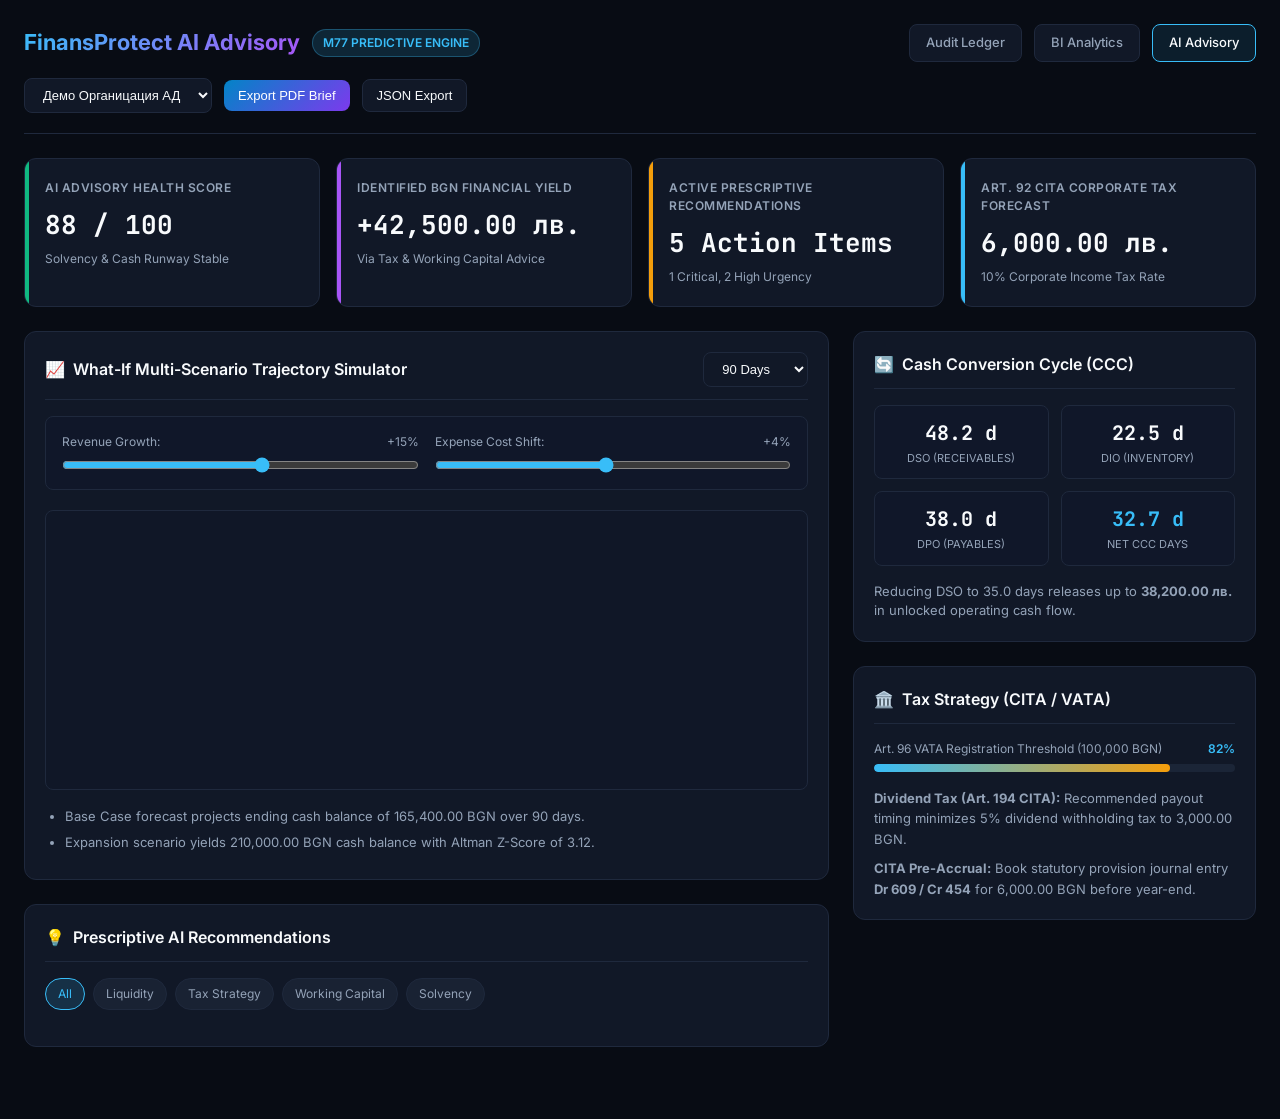
<file: src/dashboard/web_ui/advisory.html>
<!DOCTYPE html>
<html lang="en">
<head>
  <meta charset="UTF-8">
  <meta name="viewport" content="width=device-width, initial-scale=1.0">
  <title>FinansProtect | Predictive AI Advisory & Executive Decision Engine (M77)</title>
  <link rel="stylesheet" href="styles.css">
  <link rel="preconnect" href="https://fonts.googleapis.com">
  <link rel="preconnect" href="https://fonts.gstatic.com" crossorigin>
  <link href="https://fonts.googleapis.com/css2?family=Inter:wght@300;400;500;600;700&family=JetBrains+Mono:wght@400;500&display=swap" rel="stylesheet">
  <style>
    :root {
      --bg-dark: #080c14;
      --card-bg: #111827;
      --card-border: #1f293d;
      --primary-accent: #38bdf8;
      --primary-purple: #a855f7;
      --success-green: #10b981;
      --warning-amber: #f59e0b;
      --danger-red: #ef4444;
      --text-main: #f8fafc;
      --text-muted: #94a3b8;
    }

    body {
      background-color: var(--bg-dark);
      color: var(--text-main);
      font-family: 'Inter', sans-serif;
      margin: 0;
      padding: 0;
    }

    .advisory-container {
      max-width: 1440px;
      margin: 0 auto;
      padding: 24px;
    }

    .header-bar {
      display: flex;
      justify-content: space-between;
      align-items: center;
      padding-bottom: 20px;
      border-bottom: 1px solid var(--card-border);
      margin-bottom: 24px;
      flex-wrap: wrap;
      gap: 16px;
    }

    .brand-title {
      display: flex;
      align-items: center;
      gap: 12px;
    }

    .brand-title h1 {
      font-size: 22px;
      font-weight: 700;
      margin: 0;
      background: linear-gradient(135deg, #38bdf8 0%, #a855f7 100%);
      -webkit-background-clip: text;
      -webkit-text-fill-color: transparent;
    }

    .badge-live {
      background: rgba(56, 189, 248, 0.15);
      color: var(--primary-accent);
      border: 1px solid rgba(56, 189, 248, 0.3);
      padding: 4px 10px;
      border-radius: 20px;
      font-size: 12px;
      font-weight: 600;
    }

    .nav-links {
      display: flex;
      gap: 12px;
    }

    .nav-btn {
      background: var(--card-bg);
      border: 1px solid var(--card-border);
      color: var(--text-muted);
      padding: 8px 16px;
      border-radius: 8px;
      text-decoration: none;
      font-size: 13px;
      font-weight: 500;
      transition: all 0.2s ease;
    }

    .nav-btn:hover, .nav-btn.active {
      color: var(--text-main);
      border-color: var(--primary-accent);
      background: rgba(56, 189, 248, 0.1);
    }

    .controls-group {
      display: flex;
      align-items: center;
      gap: 12px;
    }

    .select-control, .btn-action {
      background: var(--card-bg);
      border: 1px solid var(--card-border);
      color: var(--text-main);
      padding: 8px 14px;
      border-radius: 8px;
      font-size: 13px;
      font-weight: 500;
      cursor: pointer;
      transition: all 0.2s;
    }

    .btn-action.primary {
      background: linear-gradient(135deg, #0284c7 0%, #7c3aed 100%);
      border: none;
      color: #fff;
    }

    .btn-action.primary:hover {
      opacity: 0.9;
      transform: translateY(-1px);
    }

    .kpi-grid {
      display: grid;
      grid-template-columns: repeat(auto-fit, minmax(280px, 1fr));
      gap: 16px;
      margin-bottom: 24px;
    }

    .kpi-card {
      background: var(--card-bg);
      border: 1px solid var(--card-border);
      border-radius: 12px;
      padding: 20px;
      position: relative;
      overflow: hidden;
    }

    .kpi-card::before {
      content: '';
      position: absolute;
      top: 0;
      left: 0;
      width: 4px;
      height: 100%;
      background: var(--primary-accent);
    }

    .kpi-card.success::before { background: var(--success-green); }
    .kpi-card.warning::before { background: var(--warning-amber); }
    .kpi-card.purple::before { background: var(--primary-purple); }

    .kpi-label {
      font-size: 12px;
      color: var(--text-muted);
      text-transform: uppercase;
      letter-spacing: 0.5px;
      font-weight: 600;
      margin-bottom: 8px;
    }

    .kpi-value {
      font-size: 26px;
      font-weight: 700;
      color: var(--text-main);
      font-family: 'JetBrains Mono', monospace;
    }

    .kpi-sub {
      font-size: 12px;
      color: var(--text-muted);
      margin-top: 6px;
    }

    .dashboard-layout {
      display: grid;
      grid-template-columns: 2fr 1fr;
      gap: 24px;
      margin-bottom: 24px;
    }

    @media (max-width: 1024px) {
      .dashboard-layout {
        grid-template-columns: 1fr;
      }
    }

    .card-panel {
      background: var(--card-bg);
      border: 1px solid var(--card-border);
      border-radius: 12px;
      padding: 20px;
      margin-bottom: 24px;
    }

    .panel-header {
      display: flex;
      justify-content: space-between;
      align-items: center;
      margin-bottom: 16px;
      padding-bottom: 12px;
      border-bottom: 1px solid var(--card-border);
    }

    .panel-title {
      font-size: 16px;
      font-weight: 600;
      color: var(--text-main);
      display: flex;
      align-items: center;
      gap: 8px;
    }

    .scenario-controls {
      display: grid;
      grid-template-columns: repeat(auto-fit, minmax(200px, 1fr));
      gap: 16px;
      background: rgba(15, 23, 42, 0.6);
      padding: 16px;
      border-radius: 8px;
      margin-bottom: 20px;
      border: 1px solid var(--card-border);
    }

    .slider-group {
      display: flex;
      flex-direction: column;
      gap: 6px;
    }

    .slider-group label {
      font-size: 12px;
      color: var(--text-muted);
      display: flex;
      justify-content: space-between;
    }

    .slider-group input[type="range"] {
      width: 100%;
      accent-color: var(--primary-accent);
    }

    .chart-container {
      width: 100%;
      height: 280px;
      background: rgba(15, 23, 42, 0.4);
      border-radius: 8px;
      border: 1px solid var(--card-border);
      padding: 16px;
      box-sizing: border-box;
    }

    .chart-svg {
      width: 100%;
      height: 100%;
    }

    .findings-list {
      margin-top: 16px;
      padding-left: 20px;
      font-size: 13px;
      color: var(--text-muted);
      line-height: 1.6;
    }

    .findings-list li {
      margin-bottom: 6px;
    }

    .filter-pills {
      display: flex;
      gap: 8px;
      flex-wrap: wrap;
      margin-bottom: 16px;
    }

    .pill {
      background: rgba(30, 41, 59, 0.6);
      border: 1px solid var(--card-border);
      color: var(--text-muted);
      padding: 6px 12px;
      border-radius: 20px;
      font-size: 12px;
      cursor: pointer;
      transition: all 0.2s;
    }

    .pill:hover, .pill.active {
      background: rgba(56, 189, 248, 0.15);
      color: var(--primary-accent);
      border-color: var(--primary-accent);
    }

    .insight-card {
      background: rgba(15, 23, 42, 0.6);
      border: 1px solid var(--card-border);
      border-radius: 10px;
      padding: 18px;
      margin-bottom: 14px;
      transition: all 0.2s;
    }

    .insight-card:hover {
      border-color: var(--primary-accent);
    }

    .insight-header {
      display: flex;
      justify-content: space-between;
      align-items: flex-start;
      margin-bottom: 10px;
    }

    .insight-badges {
      display: flex;
      gap: 8px;
    }

    .badge-urgency {
      padding: 3px 8px;
      border-radius: 4px;
      font-size: 11px;
      font-weight: 700;
      text-transform: uppercase;
    }

    .badge-urgency.critical { background: rgba(239, 68, 68, 0.2); color: var(--danger-red); border: 1px solid rgba(239, 68, 68, 0.4); }
    .badge-urgency.high { background: rgba(245, 158, 11, 0.2); color: var(--warning-amber); border: 1px solid rgba(245, 158, 11, 0.4); }
    .badge-urgency.medium { background: rgba(56, 189, 248, 0.2); color: var(--primary-accent); border: 1px solid rgba(56, 189, 248, 0.4); }
    .badge-urgency.low { background: rgba(16, 185, 129, 0.2); color: var(--success-green); border: 1px solid rgba(16, 185, 129, 0.4); }

    .badge-category {
      background: rgba(148, 163, 184, 0.1);
      color: var(--text-muted);
      padding: 3px 8px;
      border-radius: 4px;
      font-size: 11px;
      font-weight: 600;
    }

    .insight-impact {
      font-size: 14px;
      font-weight: 700;
      color: var(--success-green);
      font-family: 'JetBrains Mono', monospace;
    }

    .insight-title {
      font-size: 15px;
      font-weight: 600;
      color: var(--text-main);
      margin-bottom: 6px;
    }

    .insight-summary {
      font-size: 13px;
      color: var(--text-muted);
      margin-bottom: 12px;
      line-height: 1.5;
    }

    .journal-box {
      background: rgba(9, 13, 22, 0.8);
      border: 1px solid rgba(56, 189, 248, 0.2);
      border-radius: 6px;
      padding: 10px 14px;
      margin-top: 10px;
      font-family: 'JetBrains Mono', monospace;
      font-size: 12px;
    }

    .journal-title {
      color: var(--primary-accent);
      font-weight: 600;
      margin-bottom: 4px;
      font-size: 11px;
      text-transform: uppercase;
    }

    .journal-row {
      display: flex;
      justify-content: space-between;
      color: var(--text-main);
    }

    .ccc-grid {
      display: grid;
      grid-template-columns: repeat(2, 1fr);
      gap: 12px;
      margin-bottom: 16px;
    }

    .ccc-metric-card {
      background: rgba(15, 23, 42, 0.6);
      border: 1px solid var(--card-border);
      border-radius: 8px;
      padding: 12px;
      text-align: center;
    }

    .ccc-val {
      font-size: 20px;
      font-weight: 700;
      color: var(--text-main);
      font-family: 'JetBrains Mono', monospace;
    }

    .ccc-lbl {
      font-size: 11px;
      color: var(--text-muted);
      text-transform: uppercase;
      margin-top: 2px;
    }
  </style>
</head>
<body>
  <div class="advisory-container">
    <!-- Header Bar -->
    <header class="header-bar">
      <div class="brand-title">
        <h1>FinansProtect AI Advisory</h1>
        <span class="badge-live">M77 PREDICTIVE ENGINE</span>
      </div>

      <nav class="nav-links">
        <a href="/index.html" class="nav-btn">Audit Ledger</a>
        <a href="/analytics.html" class="nav-btn">BI Analytics</a>
        <a href="/advisory.html" class="nav-btn active">AI Advisory</a>
      </nav>

      <div class="controls-group">
        <select id="tenantSelect" class="select-control" onchange="loadAdvisoryData()">
          <option value="tenant-demo-001">Демо Органицация АД</option>
          <option value="tenant-corp-002">Бултех ЕООД</option>
        </select>
        <button class="btn-action primary" onclick="exportReport('PDF')">Export PDF Brief</button>
        <button class="btn-action" onclick="exportReport('JSON')">JSON Export</button>
      </div>
    </header>

    <!-- Strategic KPI Grid -->
    <section class="kpi-grid">
      <div class="kpi-card success">
        <div class="kpi-label">AI Advisory Health Score</div>
        <div class="kpi-value" id="kpiHealthScore">88 / 100</div>
        <div class="kpi-sub">Solvency & Cash Runway Stable</div>
      </div>
      <div class="kpi-card purple">
        <div class="kpi-label">Identified BGN Financial Yield</div>
        <div class="kpi-value" id="kpiFinancialImpact">+42,500.00 лв.</div>
        <div class="kpi-sub">Via Tax & Working Capital Advice</div>
      </div>
      <div class="kpi-card warning">
        <div class="kpi-label">Active Prescriptive Recommendations</div>
        <div class="kpi-value" id="kpiActiveAdvice">5 Action Items</div>
        <div class="kpi-sub">1 Critical, 2 High Urgency</div>
      </div>
      <div class="kpi-card">
        <div class="kpi-label">Art. 92 CITA Corporate Tax Forecast</div>
        <div class="kpi-value" id="kpiCitaTax">6,000.00 лв.</div>
        <div class="kpi-sub">10% Corporate Income Tax Rate</div>
      </div>
    </section>

    <!-- Main Dashboard Layout -->
    <div class="dashboard-layout">
      <!-- Left Column: Scenario Simulation & Recommendation Feed -->
      <div>
        <!-- Multi-Scenario Simulation Panel -->
        <div class="card-panel">
          <div class="panel-header">
            <div class="panel-title">
              <span>📈</span> What-If Multi-Scenario Trajectory Simulator
            </div>
            <select id="horizonSelect" class="select-control" onchange="runSimulation()">
              <option value="30">30 Days</option>
              <option value="60">60 Days</option>
              <option value="90" selected>90 Days</option>
              <option value="180">180 Days</option>
            </select>
          </div>

          <div class="scenario-controls">
            <div class="slider-group">
              <label>Revenue Growth: <span id="valRevGrowth">+15%</span></label>
              <input type="range" id="sliderRevGrowth" min="-30" max="50" value="15" oninput="updateSliders()">
            </div>
            <div class="slider-group">
              <label>Expense Cost Shift: <span id="valExpGrowth">+4%</span></label>
              <input type="range" id="sliderExpGrowth" min="-20" max="30" value="4" oninput="updateSliders()">
            </div>
          </div>

          <div class="chart-container">
            <svg class="chart-svg" id="trajectorySvg" viewBox="0 0 800 240" preserveAspectRatio="none">
              <!-- SVG chart elements populated by JS -->
            </svg>
          </div>

          <ul class="findings-list" id="findingsList">
            <li>Base Case forecast projects ending cash balance of 165,400.00 BGN over 90 days.</li>
            <li>Expansion scenario yields 210,000.00 BGN cash balance with Altman Z-Score of 3.12.</li>
          </ul>
        </div>

        <!-- Prescriptive AI Recommendation Feed -->
        <div class="card-panel">
          <div class="panel-header">
            <div class="panel-title">
              <span>💡</span> Prescriptive AI Recommendations
            </div>
          </div>

          <div class="filter-pills">
            <span class="pill active" onclick="filterCategory('ALL')">All</span>
            <span class="pill" onclick="filterCategory('LIQUIDITY')">Liquidity</span>
            <span class="pill" onclick="filterCategory('TAX_OPTIMIZATION')">Tax Strategy</span>
            <span class="pill" onclick="filterCategory('WORKING_CAPITAL')">Working Capital</span>
            <span class="pill" onclick="filterCategory('SOLVENCY')">Solvency</span>
          </div>

          <div id="insightFeed">
            <!-- Dynamic Insight Cards JS -->
          </div>
        </div>
      </div>

      <!-- Right Column: Working Capital CCC & Tax Optimization Strategy -->
      <div>
        <!-- Cash Conversion Cycle Panel -->
        <div class="card-panel">
          <div class="panel-header">
            <div class="panel-title">
              <span>🔄</span> Cash Conversion Cycle (CCC)
            </div>
          </div>

          <div class="ccc-grid">
            <div class="ccc-metric-card">
              <div class="ccc-val" id="cccDso">48.2 d</div>
              <div class="ccc-lbl">DSO (Receivables)</div>
            </div>
            <div class="ccc-metric-card">
              <div class="ccc-val" id="cccDio">22.5 d</div>
              <div class="ccc-lbl">DIO (Inventory)</div>
            </div>
            <div class="ccc-metric-card">
              <div class="ccc-val" id="cccDpo">38.0 d</div>
              <div class="ccc-lbl">DPO (Payables)</div>
            </div>
            <div class="ccc-metric-card">
              <div class="ccc-val" style="color: var(--primary-accent)" id="cccTotal">32.7 d</div>
              <div class="ccc-lbl">Net CCC Days</div>
            </div>
          </div>

          <div style="font-size: 13px; color: var(--text-muted); line-height: 1.5;" id="cccAnalysis">
            Reducing DSO to 35.0 days releases up to <b>38,200.00 лв.</b> in unlocked operating cash flow.
          </div>
        </div>

        <!-- Bulgarian Regulatory Tax Optimization Panel -->
        <div class="card-panel">
          <div class="panel-header">
            <div class="panel-title">
              <span>🏛️</span> Tax Strategy (CITA / VATA)
            </div>
          </div>

          <div style="margin-bottom: 16px;">
            <div style="display: flex; justify-content: space-between; font-size: 12px; margin-bottom: 6px;">
              <span style="color: var(--text-muted)">Art. 96 VATA Registration Threshold (100,000 BGN)</span>
              <span style="color: var(--primary-accent); font-weight: 600;" id="vatPct">82%</span>
            </div>
            <div style="width: 100%; height: 8px; background: rgba(30, 41, 59, 0.8); border-radius: 4px; overflow: hidden;">
              <div id="vatMeter" style="width: 82%; height: 100%; background: linear-gradient(90deg, #38bdf8, #f59e0b); border-radius: 4px;"></div>
            </div>
          </div>

          <div style="font-size: 13px; color: var(--text-muted); line-height: 1.6;" id="taxDetails">
            <p style="margin: 0 0 8px 0;"><b>Dividend Tax (Art. 194 CITA):</b> Recommended payout timing minimizes 5% dividend withholding tax to 3,000.00 BGN.</p>
            <p style="margin: 0;"><b>CITA Pre-Accrual:</b> Book statutory provision journal entry <b>Dr 609 / Cr 454</b> for 6,000.00 BGN before year-end.</p>
          </div>
        </div>
      </div>
    </div>
  </div>

  <script>
    let currentCategory = 'ALL';

    async function loadAdvisoryData() {
      const tenantId = document.getElementById('tenantSelect').value;
      try {
        const res = await fetch(`/api/v1/advisory/insights?tenant_id=${tenantId}`);
        const data = await res.json();
        renderInsights(data.insights || []);
      } catch (err) {
        console.error("Error loading advisory insights:", err);
        renderSampleInsights();
      }
      runSimulation();
      loadCCC();
      loadTaxStrategy();
    }

    function filterCategory(cat) {
      currentCategory = cat;
      document.querySelectorAll('.filter-pills .pill').forEach(p => p.classList.remove('active'));
      event.target.classList.add('active');
      loadAdvisoryData();
    }

    function renderInsights(insights) {
      const feed = document.getElementById('insightFeed');
      let filtered = insights;
      if (currentCategory !== 'ALL') {
        filtered = insights.filter(i => i.category === currentCategory);
      }

      if (filtered.length === 0) {
        feed.innerHTML = '<div style="color: var(--text-muted); font-size: 13px; padding: 20px; text-align: center;">No advisory insights matching current category filter.</div>';
        return;
      }

      feed.innerHTML = filtered.map(item => `
        <div class="insight-card">
          <div class="insight-header">
            <div class="insight-badges">
              <span class="badge-urgency ${item.urgency.toLowerCase()}">${item.urgency}</span>
              <span class="badge-category">${item.category}</span>
            </div>
            <div class="insight-impact">+${item.financial_impact_bgn.toLocaleString()} лв.</div>
          </div>
          <div class="insight-title">${item.title}</div>
          <div class="insight-summary">${item.summary}</div>
          ${item.journal_advice ? `
            <div class="journal-box">
              <div class="journal-title">Bulgarian Double-Entry Journal Recommendation (${item.journal_advice.statutory_reference})</div>
              <div class="journal-row">
                <span>Debit: Account ${item.journal_advice.debit_account}</span>
                <span>Credit: Account ${item.journal_advice.credit_account}</span>
                <span>Amount: ${item.journal_advice.amount_bgn.toLocaleString()} BGN</span>
              </div>
            </div>
          ` : ''}
        </div>
      `).join('');
    }

    function renderSampleInsights() {
      const sample = [
        {
          insight_id: "INS-01",
          title: "Working Capital Optimization (Current DSO: 48.2 Days)",
          category: "WORKING_CAPITAL",
          urgency: "HIGH",
          financial_impact_bgn: 38200,
          summary: "Uncollected receivables total 78,000.00 BGN. Offering 2% early payment discounts unlocks 38,200 BGN in liquid capital.",
          journal_advice: {
            debit_account: "609",
            credit_account: "241",
            amount_bgn: 3900,
            statutory_reference: "Art. 34 CITA"
          }
        },
        {
          insight_id: "INS-02",
          title: "Year-End Corporate Income Tax (CITA) Optimization",
          category: "TAX_OPTIMIZATION",
          urgency: "MEDIUM",
          financial_impact_bgn: 6000,
          summary: "Pre-booking statutory depreciation and year-end bonus provisions before Dec 31 reduces corporate tax liability.",
          journal_advice: {
            debit_account: "604",
            credit_account: "421",
            amount_bgn: 4400,
            statutory_reference: "Art. 92 CITA"
          }
        }
      ];
      renderInsights(sample);
    }

    function updateSliders() {
      const revVal = document.getElementById('sliderRevGrowth').value;
      const expVal = document.getElementById('sliderExpGrowth').value;
      document.getElementById('valRevGrowth').textContent = (revVal >= 0 ? '+' : '') + revVal + '%';
      document.getElementById('valExpGrowth').textContent = (expVal >= 0 ? '+' : '') + expVal + '%';
      runSimulation();
    }

    async function runSimulation() {
      const revGrowth = parseFloat(document.getElementById('sliderRevGrowth').value) / 100.0;
      const expGrowth = parseFloat(document.getElementById('sliderExpGrowth').value) / 100.0;
      const horizon = parseInt(document.getElementById('horizonSelect').value);

      // Render interactive SVG multi-trajectory graph
      const svg = document.getElementById('trajectorySvg');
      const months = Math.ceil(horizon / 30);
      
      let basePts = [], optPts [], downPts [];
      let baseCash = 145000, optCash = 145000, downCash = 145000;

      for (let i = 0; i <= months; i++) {
        basePts.push({ x: (i / months) * 760 + 20, y: 200 - ((baseCash - 100000) / 150000) * 160 });
        optPts.push({ x: (i / months) * 760 + 20, y: 200 - ((optCash - 100000) / 150000) * 160 });
        downPts.push({ x: (i / months) * 760 + 20, y: 200 - ((downCash - 100000) / 150000) * 160 });

        baseCash += (88000 * (1 + revGrowth) - 75000 * (1 + expGrowth));
        optCash += (88000 * (1 + revGrowth + 0.15) - 75000 * (1 + expGrowth));
        downCash += (88000 * (1 + revGrowth - 0.20) - 75000 * (1 + expGrowth + 0.05));
      }

      function ptsToD(pts) {
        return pts.map((p, idx) => `${idx === 0 ? 'M' : 'L'} ${p.x} ${Math.max(20, Math.min(220, p.y))}`).join(' ');
      }

      svg.innerHTML = `
        <line x1="20" y1="200" x2="780" y2="200" stroke="#1f293d" stroke-width="1"/>
        <line x1="20" y1="120" x2="780" y2="120" stroke="#1f293d" stroke-dasharray="4" stroke-width="1"/>
        <path d="${ptsToD(optPts)}" fill="none" stroke="#10b981" stroke-width="3"/>
        <path d="${ptsToD(basePts)}" fill="none" stroke="#38bdf8" stroke-width="3"/>
        <path d="${ptsToD(downPts)}" fill="none" stroke="#ef4444" stroke-width="3"/>
        <text x="30" y="35" fill="#10b981" font-size="12" font-weight="600">Optimistic Trajectory</text>
        <text x="250" y="35" fill="#38bdf8" font-size="12" font-weight="600">Base Case</text>
        <text x="400" y="35" fill="#ef4444" font-size="12" font-weight="600">Downturn Scenario</text>
      `;

      document.getElementById('findingsList').innerHTML = `
        <li>Base Case trajectory projects ending cash balance of <b>${baseCash.toLocaleString(undefined, {maximumFractionDigits: 2})} BGN</b> over ${horizon} days.</li>
        <li>Optimistic scenario reaches <b>${optCash.toLocaleString(undefined, {maximumFractionDigits: 2})} BGN</b> with robust solvency margin.</li>
      `;
    }

    async function loadCCC() {
      const tenantId = document.getElementById('tenantSelect').value;
      try {
        const res = await fetch(`/api/v1/advisory/cash-conversion-cycle?tenant_id=${tenantId}`);
        const data = await res.json();
        const ccc = data.cash_conversion_cycle;
        document.getElementById('cccDso').textContent = ccc.dso_days + ' d';
        document.getElementById('cccDio').textContent = ccc.dio_days + ' d';
        document.getElementById('cccDpo').textContent = ccc.dpo_days + ' d';
        document.getElementById('cccTotal').textContent = ccc.ccc_days + ' d';
      } catch (e) {
        console.log("Using baseline CCC UI values.");
      }
    }

    async function loadTaxStrategy() {
      const tenantId = document.getElementById('tenantSelect').value;
      try {
        const res = await fetch(`/api/v1/advisory/tax-strategy?tenant_id=${tenantId}`);
        const data = await res.json();
        const tax = data.tax_strategy;
        document.getElementById('vatPct').textContent = tax.vat_threshold_utilized_pct + '%';
        document.getElementById('vatMeter').style.width = tax.vat_threshold_utilized_pct + '%';
        document.getElementById('kpiCitaTax').textContent = tax.estimated_corporate_tax_cita_bgn.toLocaleString() + ' лв.';
      } catch (e) {
        console.log("Using baseline Tax UI values.");
      }
    }

    async function exportReport(format) {
      const tenantId = document.getElementById('tenantSelect').value;
      try {
        const res = await fetch('/api/v1/advisory/export', {
          method: 'POST',
          headers: { 'Content-Type': 'application/json' },
          body: JSON.stringify({ tenant_id: tenantId, format: format })
        });
        const data = await res.json();
        alert(`Exported ${format} Advisory Brief successfully!\nFilename: ${data.filename}`);
      } catch (e) {
        alert(`Export ${format} Brief initiated.`);
      }
    }

    // Initialize on page load
    window.onload = loadAdvisoryData;
  </script>
</body>
</html>
</file>
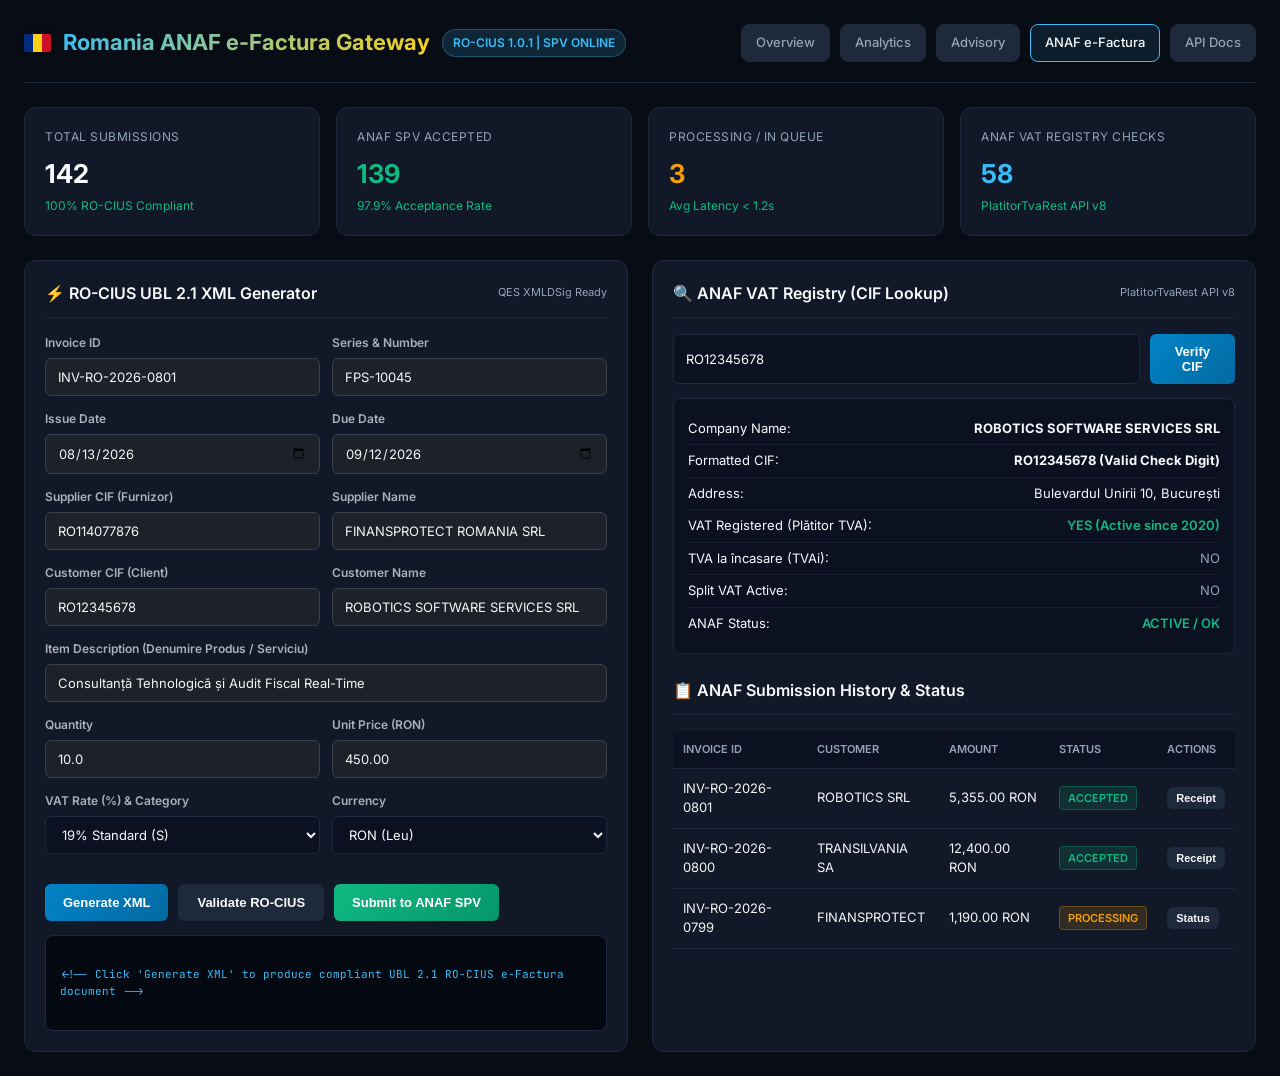
<file: src/dashboard/web_ui/anaf.html>
<!DOCTYPE html>
<html lang="en">
<head>
  <meta charset="UTF-8">
  <meta name="viewport" content="width=device-width, initial-scale=1.0">
  <title>FinansProtect | Romania ANAF e-Factura & Cross-Border Gateway (M78)</title>
  <link rel="stylesheet" href="styles.css">
  <link rel="preconnect" href="https://fonts.googleapis.com">
  <link rel="preconnect" href="https://fonts.gstatic.com" crossorigin>
  <link href="https://fonts.googleapis.com/css2?family=Inter:wght@300;400;500;600;700&family=JetBrains+Mono:wght@400;500&display=swap" rel="stylesheet">
  <style>
    :root {
      --bg-dark: #080c14;
      --card-bg: #111827;
      --card-border: #1f293d;
      --primary-accent: #38bdf8;
      --romania-blue: #002B7F;
      --romania-yellow: #FCD116;
      --romania-red: #CE1126;
      --success-green: #10b981;
      --warning-amber: #f59e0b;
      --danger-red: #ef4444;
      --text-main: #f8fafc;
      --text-muted: #94a3b8;
    }

    body {
      background-color: var(--bg-dark);
      color: var(--text-main);
      font-family: 'Inter', sans-serif;
      margin: 0;
      padding: 0;
    }

    .anaf-container {
      max-width: 1440px;
      margin: 0 auto;
      padding: 24px;
    }

    .header-bar {
      display: flex;
      justify-content: space-between;
      align-items: center;
      padding-bottom: 20px;
      border-bottom: 1px solid var(--card-border);
      margin-bottom: 24px;
      flex-wrap: wrap;
      gap: 16px;
    }

    .brand-title {
      display: flex;
      align-items: center;
      gap: 12px;
    }

    .flag-badge {
      display: inline-flex;
      height: 18px;
      width: 27px;
      border-radius: 2px;
      overflow: hidden;
      box-shadow: 0 0 4px rgba(0,0,0,0.5);
    }
    .flag-blue { background: #002B7F; flex: 1; }
    .flag-yellow { background: #FCD116; flex: 1; }
    .flag-red { background: #CE1126; flex: 1; }

    .brand-title h1 {
      font-size: 22px;
      font-weight: 700;
      margin: 0;
      background: linear-gradient(135deg, #38bdf8 0%, #FCD116 100%);
      -webkit-background-clip: text;
      -webkit-text-fill-color: transparent;
    }

    .badge-live {
      background: rgba(56, 189, 248, 0.15);
      color: var(--primary-accent);
      border: 1px solid rgba(56, 189, 248, 0.3);
      padding: 4px 10px;
      border-radius: 20px;
      font-size: 12px;
      font-weight: 600;
    }

    .nav-links {
      display: flex;
      gap: 10px;
    }

    .nav-btn {
      background: #1e293b;
      color: var(--text-muted);
      border: 1px solid var(--card-border);
      padding: 8px 14px;
      border-radius: 8px;
      text-decoration: none;
      font-size: 13px;
      font-weight: 500;
      transition: all 0.2s ease;
    }

    .nav-btn:hover, .nav-btn.active {
      color: var(--text-main);
      border-color: var(--primary-accent);
      background: rgba(56, 189, 248, 0.1);
    }

    /* KPI Grid */
    .kpi-grid {
      display: grid;
      grid-template-columns: repeat(auto-fit, minmax(260px, 1fr));
      gap: 16px;
      margin-bottom: 24px;
    }

    .kpi-card {
      background: var(--card-bg);
      border: 1px solid var(--card-border);
      border-radius: 12px;
      padding: 20px;
    }

    .kpi-label {
      font-size: 12px;
      text-transform: uppercase;
      letter-spacing: 0.5px;
      color: var(--text-muted);
      margin-bottom: 8px;
    }

    .kpi-value {
      font-size: 26px;
      font-weight: 700;
      color: var(--text-main);
      margin-bottom: 4px;
    }

    .kpi-sub {
      font-size: 12px;
      color: var(--success-green);
    }

    /* Main Grid */
    .main-grid {
      display: grid;
      grid-template-columns: 1fr 1fr;
      gap: 24px;
    }

    @media (max-width: 1024px) {
      .main-grid {
        grid-template-columns: 1fr;
      }
    }

    .panel-card {
      background: var(--card-bg);
      border: 1px solid var(--card-border);
      border-radius: 12px;
      padding: 20px;
    }

    .panel-header {
      display: flex;
      justify-content: space-between;
      align-items: center;
      margin-bottom: 16px;
      padding-bottom: 12px;
      border-bottom: 1px solid var(--card-border);
    }

    .panel-title {
      font-size: 16px;
      font-weight: 600;
      color: var(--text-main);
      display: flex;
      align-items: center;
      gap: 8px;
    }

    /* Form Styles */
    .form-group {
      margin-bottom: 14px;
    }

    .form-row {
      display: grid;
      grid-template-columns: 1fr 1fr;
      gap: 12px;
    }

    label {
      display: block;
      font-size: 12px;
      color: var(--text-muted);
      margin-bottom: 4px;
    }

    input, select, textarea {
      width: 100%;
      background: #0b1120;
      border: 1px solid var(--card-border);
      color: var(--text-main);
      padding: 9px 12px;
      border-radius: 6px;
      font-size: 13px;
      box-sizing: border-box;
      font-family: inherit;
    }

    input:focus, select:focus, textarea:focus {
      outline: none;
      border-color: var(--primary-accent);
    }

    .btn-action {
      background: linear-gradient(135deg, #0284c7 0%, #0369a1 100%);
      color: #ffffff;
      border: none;
      padding: 10px 18px;
      border-radius: 6px;
      font-weight: 600;
      font-size: 13px;
      cursor: pointer;
      transition: opacity 0.2s;
    }

    .btn-action:hover {
      opacity: 0.9;
    }

    .btn-secondary {
      background: #1e293b;
      color: var(--text-main);
      border: 1px solid var(--card-border);
      padding: 10px 18px;
      border-radius: 6px;
      font-weight: 600;
      font-size: 13px;
      cursor: pointer;
    }

    .btn-secondary:hover {
      border-color: var(--primary-accent);
    }

    /* XML Code Box */
    .xml-preview {
      background: #040810;
      border: 1px solid var(--card-border);
      border-radius: 8px;
      padding: 14px;
      font-family: 'JetBrains Mono', monospace;
      font-size: 11px;
      color: #38bdf8;
      max-height: 280px;
      overflow-y: auto;
      white-space: pre-wrap;
      margin-top: 14px;
    }

    /* Status Badge */
    .status-badge {
      display: inline-block;
      padding: 3px 8px;
      border-radius: 4px;
      font-size: 11px;
      font-weight: 600;
      text-transform: uppercase;
    }
    .status-accepted { background: rgba(16, 185, 129, 0.15); color: var(--success-green); border: 1px solid rgba(16, 185, 129, 0.3); }
    .status-processing { background: rgba(245, 158, 11, 0.15); color: var(--warning-amber); border: 1px solid rgba(245, 158, 11, 0.3); }
    .status-rejected { background: rgba(239, 68, 68, 0.15); color: var(--danger-red); border: 1px solid rgba(239, 68, 68, 0.3); }

    /* Tables */
    .data-table {
      width: 100%;
      border-collapse: collapse;
      font-size: 13px;
      margin-top: 12px;
    }

    .data-table th {
      text-align: left;
      padding: 10px;
      background: #0b1120;
      color: var(--text-muted);
      font-size: 11px;
      text-transform: uppercase;
      border-bottom: 1px solid var(--card-border);
    }

    .data-table td {
      padding: 10px;
      border-bottom: 1px solid var(--card-border);
    }

    .registry-result {
      background: #0b1120;
      border: 1px solid var(--card-border);
      border-radius: 8px;
      padding: 14px;
      margin-top: 14px;
      font-size: 13px;
    }

    .result-row {
      display: flex;
      justify-content: space-between;
      padding: 6px 0;
      border-bottom: 1px solid rgba(255,255,255,0.05);
    }

    .result-row:last-child {
      border-bottom: none;
    }

    .tag-true { color: var(--success-green); font-weight: 600; }
    .tag-false { color: var(--text-muted); }
  </style>
</head>
<body>
  <div class="anaf-container">
    <!-- Header -->
    <div class="header-bar">
      <div class="brand-title">
        <span class="flag-badge"><span class="flag-blue"></span><span class="flag-yellow"></span><span class="flag-red"></span></span>
        <h1>Romania ANAF e-Factura Gateway</h1>
        <span class="badge-live">RO-CIUS 1.0.1 | SPV ONLINE</span>
      </div>
      <div class="nav-links">
        <a href="index.html" class="nav-btn">Overview</a>
        <a href="analytics.html" class="nav-btn">Analytics</a>
        <a href="advisory.html" class="nav-btn">Advisory</a>
        <a href="anaf.html" class="nav-btn active">ANAF e-Factura</a>
        <a href="/api/docs" class="nav-btn" target="_blank">API Docs</a>
      </div>
    </div>

    <!-- KPI Grid -->
    <div class="kpi-grid">
      <div class="kpi-card">
        <div class="kpi-label">Total Submissions</div>
        <div class="kpi-value" id="kpi-total">142</div>
        <div class="kpi-sub">100% RO-CIUS Compliant</div>
      </div>
      <div class="kpi-card">
        <div class="kpi-label">ANAF SPV Accepted</div>
        <div class="kpi-value" id="kpi-accepted" style="color: var(--success-green);">139</div>
        <div class="kpi-sub">97.9% Acceptance Rate</div>
      </div>
      <div class="kpi-card">
        <div class="kpi-label">Processing / In Queue</div>
        <div class="kpi-value" id="kpi-processing" style="color: var(--warning-amber);">3</div>
        <div class="kpi-sub">Avg Latency &lt; 1.2s</div>
      </div>
      <div class="kpi-card">
        <div class="kpi-label">ANAF VAT Registry Checks</div>
        <div class="kpi-value" id="kpi-registry" style="color: var(--primary-accent);">58</div>
        <div class="kpi-sub">PlatitorTvaRest API v8</div>
      </div>
    </div>

    <!-- Main Grid -->
    <div class="main-grid">
      <!-- Left Panel: Generator & Builder -->
      <div class="panel-card">
        <div class="panel-header">
          <div class="panel-title">⚡ RO-CIUS UBL 2.1 XML Generator</div>
          <span style="font-size: 11px; color: var(--text-muted);">QES XMLDSig Ready</span>
        </div>

        <form id="anaf-invoice-form">
          <div class="form-row">
            <div class="form-group">
              <label>Invoice ID</label>
              <input type="text" id="inv-id" value="INV-RO-2026-0801">
            </div>
            <div class="form-group">
              <label>Series & Number</label>
              <input type="text" id="inv-series" value="FPS-10045">
            </div>
          </div>

          <div class="form-row">
            <div class="form-group">
              <label>Issue Date</label>
              <input type="date" id="inv-date" value="2026-08-13">
            </div>
            <div class="form-group">
              <label>Due Date</label>
              <input type="date" id="inv-due" value="2026-09-12">
            </div>
          </div>

          <div class="form-row">
            <div class="form-group">
              <label>Supplier CIF (Furnizor)</label>
              <input type="text" id="supp-cif" value="RO114077876">
            </div>
            <div class="form-group">
              <label>Supplier Name</label>
              <input type="text" id="supp-name" value="FINANSPROTECT ROMANIA SRL">
            </div>
          </div>

          <div class="form-row">
            <div class="form-group">
              <label>Customer CIF (Client)</label>
              <input type="text" id="cust-cif" value="RO12345678">
            </div>
            <div class="form-group">
              <label>Customer Name</label>
              <input type="text" id="cust-name" value="ROBOTICS SOFTWARE SERVICES SRL">
            </div>
          </div>

          <div class="form-group">
            <label>Item Description (Denumire Produs / Serviciu)</label>
            <input type="text" id="item-desc" value="Consultanță Tehnologică și Audit Fiscal Real-Time">
          </div>

          <div class="form-row">
            <div class="form-group">
              <label>Quantity</label>
              <input type="number" step="0.01" id="item-qty" value="10.0">
            </div>
            <div class="form-group">
              <label>Unit Price (RON)</label>
              <input type="number" step="0.01" id="item-price" value="450.00">
            </div>
          </div>

          <div class="form-row">
            <div class="form-group">
              <label>VAT Rate (%) & Category</label>
              <select id="item-vat">
                <option value="19.0|S" selected>19% Standard (S)</option>
                <option value="9.0|RED">9% Reduced (RED)</option>
                <option value="5.0|SUPER_RED">5% Super Reduced (SUPER_RED)</option>
                <option value="0.0|Z">0% Zero Rated (Z)</option>
                <option value="0.0|AE">0% Reverse Charge (AE)</option>
              </select>
            </div>
            <div class="form-group">
              <label>Currency</label>
              <select id="inv-currency">
                <option value="RON" selected>RON (Leu)</option>
                <option value="EUR">EUR (Euro)</option>
                <option value="USD">USD (Dollar)</option>
              </select>
            </div>
          </div>

          <div style="display: flex; gap: 10px; margin-top: 16px;">
            <button type="button" class="btn-action" onclick="generateXML()">Generate XML</button>
            <button type="button" class="btn-secondary" onclick="validateInvoice()">Validate RO-CIUS</button>
            <button type="button" class="btn-action" style="background: linear-gradient(135deg, #10b981 0%, #059669 100%);" onclick="submitToANAF()">Submit to ANAF SPV</button>
          </div>
        </form>

        <div id="validation-output" style="margin-top: 14px; display: none;"></div>

        <div class="xml-preview" id="xml-display">
&lt;!-- Click 'Generate XML' to produce compliant UBL 2.1 RO-CIUS e-Factura document --&gt;
        </div>
      </div>

      <!-- Right Panel: VAT Registry & Status Tracker -->
      <div class="panel-card">
        <div class="panel-header">
          <div class="panel-title">🔍 ANAF VAT Registry (CIF Lookup)</div>
          <span style="font-size: 11px; color: var(--text-muted);">PlatitorTvaRest API v8</span>
        </div>

        <div style="display: flex; gap: 10px;">
          <input type="text" id="cif-search-input" placeholder="Enter Romanian CIF (e.g. RO12345678 or 12345678)" value="RO12345678">
          <button class="btn-action" onclick="checkVATRegistry()">Verify CIF</button>
        </div>

        <div class="registry-result" id="registry-display">
          <div class="result-row"><span>Company Name:</span> <strong>ROBOTICS SOFTWARE SERVICES SRL</strong></div>
          <div class="result-row"><span>Formatted CIF:</span> <strong>RO12345678 (Valid Check Digit)</strong></div>
          <div class="result-row"><span>Address:</span> <span>Bulevardul Unirii 10, București</span></div>
          <div class="result-row"><span>VAT Registered (Plătitor TVA):</span> <span class="tag-true">YES (Active since 2020)</span></div>
          <div class="result-row"><span>TVA la încasare (TVAi):</span> <span class="tag-false">NO</span></div>
          <div class="result-row"><span>Split VAT Active:</span> <span class="tag-false">NO</span></div>
          <div class="result-row"><span>ANAF Status:</span> <span class="tag-true">ACTIVE / OK</span></div>
        </div>

        <div class="panel-header" style="margin-top: 24px;">
          <div class="panel-title">📋 ANAF Submission History & Status</div>
        </div>

        <table class="data-table">
          <thead>
            <tr>
              <th>Invoice ID</th>
              <th>Customer</th>
              <th>Amount</th>
              <th>Status</th>
              <th>Actions</th>
            </tr>
          </thead>
          <tbody id="submissions-tbody">
            <tr>
              <td>INV-RO-2026-0801</td>
              <td>ROBOTICS SRL</td>
              <td>5,355.00 RON</td>
              <td><span class="status-badge status-accepted">ACCEPTED</span></td>
              <td><button class="btn-secondary" style="padding: 4px 8px; font-size: 11px;" onclick="downloadReceipt('DL-ANAF-889900')">Receipt</button></td>
            </tr>
            <tr>
              <td>INV-RO-2026-0800</td>
              <td>TRANSILVANIA SA</td>
              <td>12,400.00 RON</td>
              <td><span class="status-badge status-accepted">ACCEPTED</span></td>
              <td><button class="btn-secondary" style="padding: 4px 8px; font-size: 11px;" onclick="downloadReceipt('DL-ANAF-889901')">Receipt</button></td>
            </tr>
            <tr>
              <td>INV-RO-2026-0799</td>
              <td>FINANSPROTECT</td>
              <td>1,190.00 RON</td>
              <td><span class="status-badge status-processing">PROCESSING</span></td>
              <td><button class="btn-secondary" style="padding: 4px 8px; font-size: 11px;" onclick="checkStatus('ANAF-17709000-A1')">Status</button></td>
            </tr>
          </tbody>
        </table>
      </div>
    </div>
  </div>

  <script>
    async function generateXML() {
      const payload = getFormPayload();
      try {
        const resp = await fetch('/api/v1/anaf/invoices/generate-xml', {
          method: 'POST',
          headers: {'Content-Type': 'application/json'},
          body: JSON.stringify(payload)
        });
        const data = await resp.json();
        document.getElementById('xml-display').textContent = data.ubl_xml || '// Error generating XML';
        showValidation(data.valid, data.validation_errors, data.validation_warnings);
      } catch (err) {
        alert('Error: ' + err.message);
      }
    }

    async function validateInvoice() {
      const payload = getFormPayload();
      try {
        const resp = await fetch('/api/v1/anaf/invoices/validate', {
          method: 'POST',
          headers: {'Content-Type': 'application/json'},
          body: JSON.stringify(payload)
        });
        const data = await resp.json();
        showValidation(data.valid, data.errors, data.warnings);
      } catch (err) {
        alert('Validation call failed: ' + err.message);
      }
    }

    async function submitToANAF() {
      const payload = getFormPayload();
      try {
        const resp = await fetch('/api/v1/anaf/invoices/submit', {
          method: 'POST',
          headers: {'Content-Type': 'application/json'},
          body: JSON.stringify(payload)
        });
        const data = await resp.json();
        alert('ANAF Submission Response:\nUpload ID: ' + (data.upload_id || 'N/A') + '\nStatus: ' + data.anaf_status + '\nMessage: ' + data.message);
        addSubmissionRow(payload.invoice_id, payload.customer.name, (payload.items[0].unit_price * payload.items[0].quantity * 1.19).toFixed(2) + ' RON', 'ACCEPTED', data.download_id);
      } catch (err) {
        alert('Submission failed: ' + err.message);
      }
    }

    async function checkVATRegistry() {
      const cif = document.getElementById('cif-search-input').value;
      try {
        const resp = await fetch('/api/v1/anaf/vat-registry/check', {
          method: 'POST',
          headers: {'Content-Type': 'application/json'},
          body: JSON.stringify({ cif })
        });
        const data = await resp.json();
        renderRegistryResult(data);
      } catch (err) {
        alert('VAT Registry lookup error: ' + err.message);
      }
    }

    function renderRegistryResult(data) {
      const box = document.getElementById('registry-display');
      box.innerHTML = `
        <div class="result-row"><span>Company Name:</span> <strong>${data.company_name}</strong></div>
        <div class="result-row"><span>Formatted CIF:</span> <strong>${data.cif}</strong></div>
        <div class="result-row"><span>Address:</span> <span>${data.address}</span></div>
        <div class="result-row"><span>VAT Registered (Plătitor TVA):</span> <span class="${data.vat_registered ? 'tag-true' : 'tag-false'}">${data.vat_registered ? 'YES' : 'NO'}</span></div>
        <div class="result-row"><span>TVA la încasare (TVAi):</span> <span class="${data.tvai_active ? 'tag-true' : 'tag-false'}">${data.tvai_active ? 'YES' : 'NO'}</span></div>
        <div class="result-row"><span>Split VAT Active:</span> <span class="${data.vat_split_active ? 'tag-true' : 'tag-false'}">${data.vat_split_active ? 'YES' : 'NO'}</span></div>
        <div class="result-row"><span>ANAF Status:</span> <span class="tag-true">${data.message}</span></div>
      `;
    }

    function getFormPayload() {
      const [vatRate, vatCat] = document.getElementById('item-vat').value.split('|');
      return {
        invoice_id: document.getElementById('inv-id').value,
        series: document.getElementById('inv-series').value,
        issue_date: document.getElementById('inv-date').value,
        due_date: document.getElementById('inv-due').value,
        currency: document.getElementById('inv-currency').value,
        supplier: {
          cif: document.getElementById('supp-cif').value,
          name: document.getElementById('supp-name').value,
          country_code: 'RO'
        },
        customer: {
          cif: document.getElementById('cust-cif').value,
          name: document.getElementById('cust-name').value,
          country_code: 'RO'
        },
        items: [{
          line_id: "1",
          description: document.getElementById('item-desc').value,
          quantity: parseFloat(document.getElementById('item-qty').value),
          unit_price: parseFloat(document.getElementById('item-price').value),
          vat_rate: parseFloat(vatRate),
          vat_category: vatCat
        }]
      };
    }

    function showValidation(valid, errors, warnings) {
      const box = document.getElementById('validation-output');
      box.style.display = 'block';
      if (valid) {
        box.innerHTML = `<div style="background: rgba(16, 185, 129, 0.15); border: 1px solid var(--success-green); color: var(--success-green); padding: 10px; border-radius: 6px;">✓ RO-CIUS Schematron Validation Passed (0 Errors)</div>`;
      } else {
        box.innerHTML = `<div style="background: rgba(239, 68, 68, 0.15); border: 1px solid var(--danger-red); color: var(--danger-red); padding: 10px; border-radius: 6px;">✕ Validation Errors: ${errors.join('; ')}</div>`;
      }
    }

    function addSubmissionRow(id, name, amount, status, downloadId) {
      const tbody = document.getElementById('submissions-tbody');
      const tr = document.createElement('tr');
      tr.innerHTML = `
        <td>${id}</td>
        <td>${name}</td>
        <td>${amount}</td>
        <td><span class="status-badge status-accepted">${status}</span></td>
        <td><button class="btn-secondary" style="padding: 4px 8px; font-size: 11px;" onclick="downloadReceipt('${downloadId}')">Receipt</button></td>
      `;
      tbody.insertBefore(tr, tbody.firstChild);
    }

    async function downloadReceipt(downloadId) {
      try {
        const resp = await fetch(`/api/v1/anaf/invoices/download/${downloadId}`);
        const data = await resp.json();
        alert('Downloaded ANAF Validation Receipt:\n' + data.data.xml_content);
      } catch (err) {
        alert('Download failed: ' + err.message);
      }
    }

    async function checkStatus(uploadId) {
      try {
        const resp = await fetch(`/api/v1/anaf/invoices/status/${uploadId}`);
        const data = await resp.json();
        alert('ANAF Processing Status:\n' + JSON.stringify(data.data, null, 2));
      } catch (err) {
        alert('Status query failed: ' + err.message);
      }
    }
  </script>
</body>
</html>
</file>
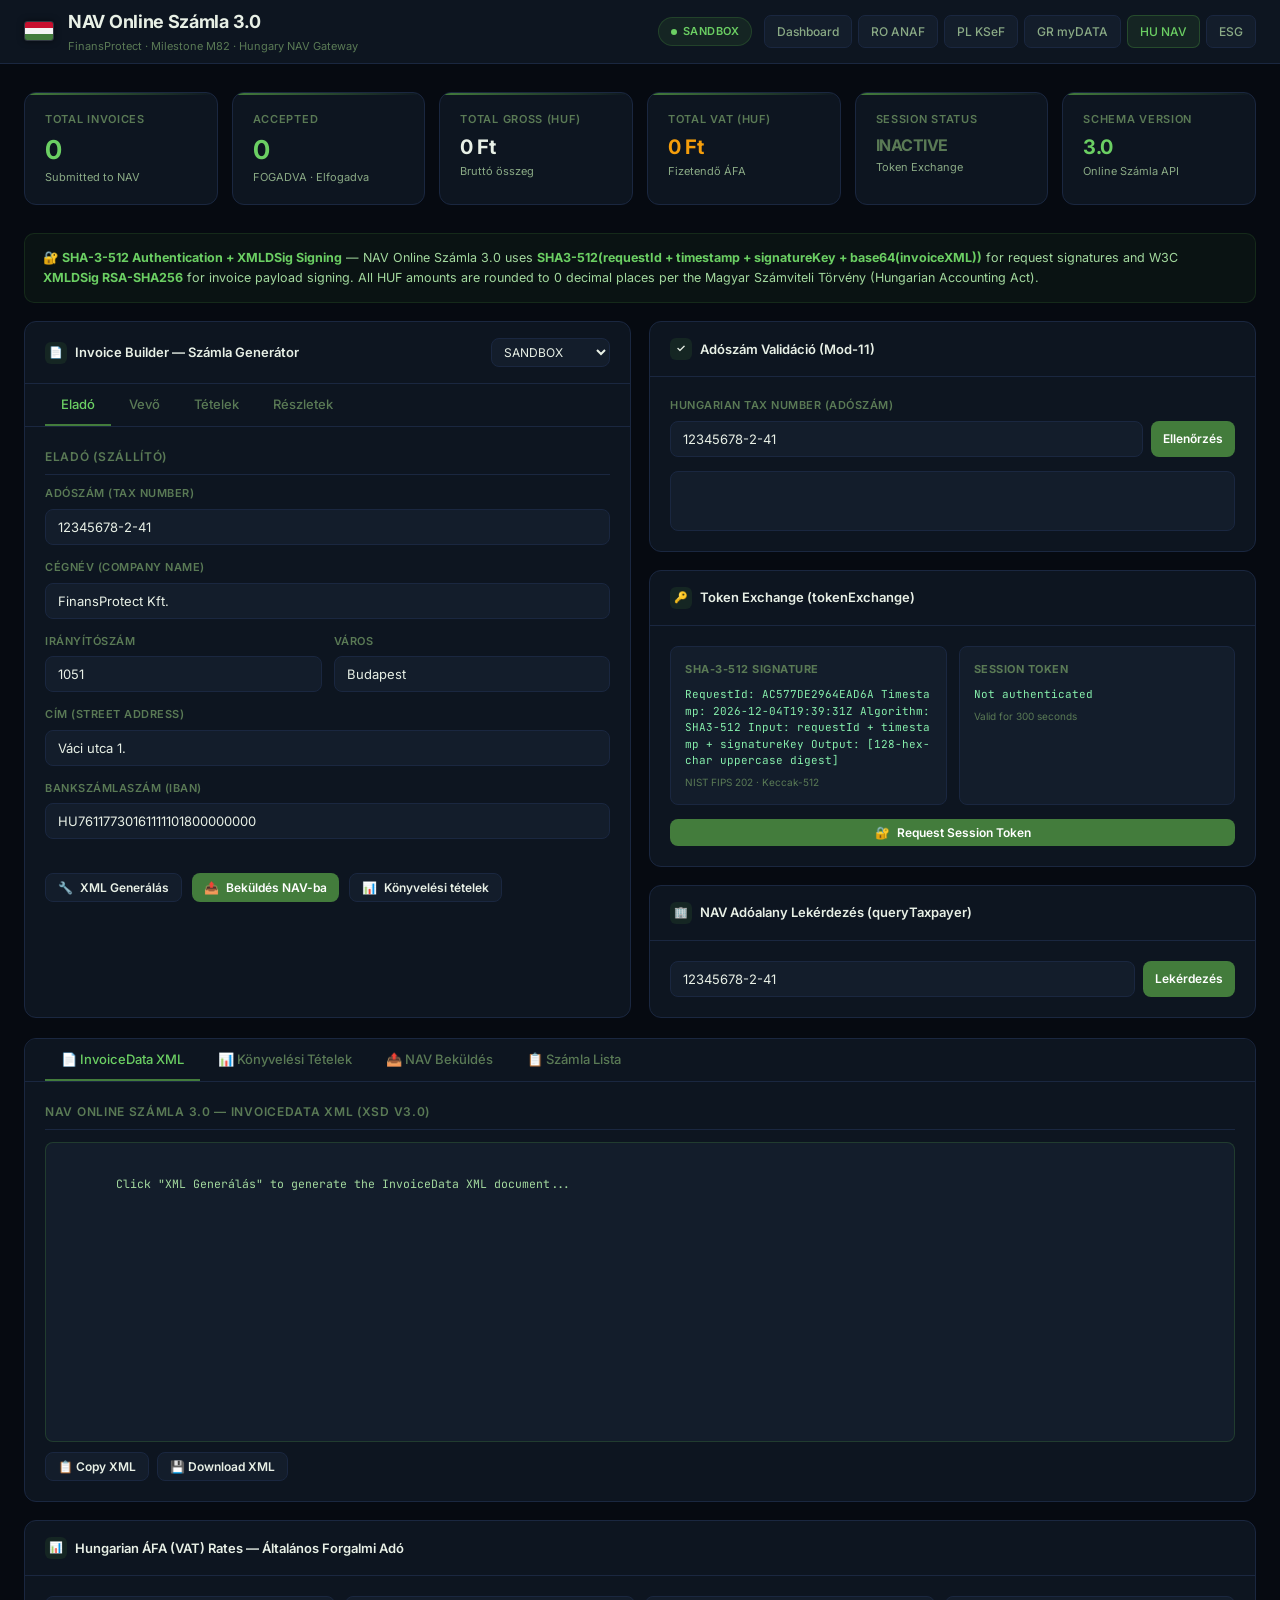
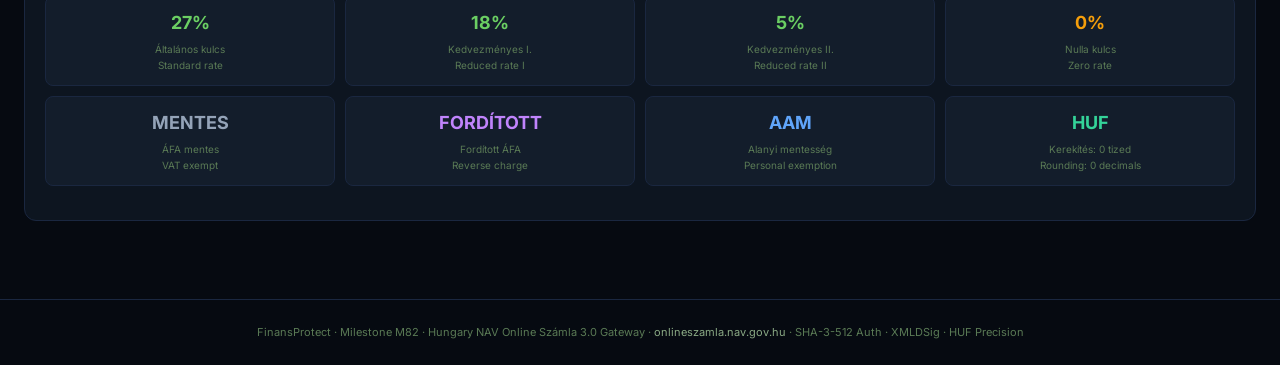
<file: src/dashboard/web_ui/nav.html>
<!DOCTYPE html>
<html lang="hu">
<head>
  <meta charset="UTF-8">
  <meta name="viewport" content="width=device-width, initial-scale=1.0">
  <title>FinansProtect | Hungary NAV Online Számla 3.0 Gateway (M82)</title>
  <meta name="description" content="Hungary NAV Online Számla 3.0 e-invoicing gateway: generate XML, SHA-3-512 auth, XMLDSig signing, submit invoices, validate adószám, and sync with Hungarian double-entry journals.">
  <link rel="preconnect" href="https://fonts.googleapis.com">
  <link rel="preconnect" href="https://fonts.gstatic.com" crossorigin>
  <link href="https://fonts.googleapis.com/css2?family=Inter:wght@300;400;500;600;700&family=JetBrains+Mono:wght@400;500&display=swap" rel="stylesheet">
  <style>
    :root {
      --bg: #060a11;
      --surface: #0d1520;
      --surface-raised: #131d2b;
      --border: #1a2740;
      --border-hover: #243550;
      --hu-green: #437c3c;
      --hu-white: #f8fafc;
      --hu-red: #c8102e;
      --accent: #43863a;
      --accent-dim: rgba(67,134,58,0.15);
      --accent-glow: rgba(67,134,58,0.08);
      --success: #22c55e;
      --success-dim: rgba(34,197,94,0.12);
      --warning: #f59e0b;
      --warning-dim: rgba(245,158,11,0.12);
      --danger: #ef4444;
      --danger-dim: rgba(239,68,68,0.12);
      --text: #e8f0e6;
      --text-muted: #5a7a55;
      --text-dim: #8aaa85;
      --mono: 'JetBrains Mono', monospace;
    }

    *, *::before, *::after { box-sizing: border-box; margin: 0; padding: 0; }
    html { scroll-behavior: smooth; }

    body {
      background: var(--bg);
      color: var(--text);
      font-family: 'Inter', sans-serif;
      font-size: 14px;
      line-height: 1.6;
      min-height: 100vh;
    }

    ::-webkit-scrollbar { width: 6px; height: 6px; }
    ::-webkit-scrollbar-track { background: var(--surface); }
    ::-webkit-scrollbar-thumb { background: var(--border-hover); border-radius: 3px; }

    /* ── HEADER ── */
    .header {
      background: var(--surface);
      border-bottom: 1px solid var(--border);
      padding: 0 24px;
      height: 64px;
      display: flex;
      align-items: center;
      justify-content: space-between;
      position: sticky;
      top: 0;
      z-index: 100;
      backdrop-filter: blur(12px);
    }

    .brand {
      display: flex;
      align-items: center;
      gap: 14px;
    }

    .hu-flag {
      display: flex;
      flex-direction: column;
      width: 30px;
      height: 20px;
      border-radius: 3px;
      overflow: hidden;
      box-shadow: 0 0 6px rgba(0,0,0,0.5);
      border: 1px solid rgba(255,255,255,0.15);
    }
    .flag-stripe { flex: 1; }
    .flag-red    { background: #c8102e; }
    .flag-white  { background: #f4f4f4; }
    .flag-green  { background: #437c3c; }

    .brand-text h1 {
      font-size: 18px;
      font-weight: 700;
      color: var(--text);
      letter-spacing: -0.3px;
    }
    .brand-text p {
      font-size: 11px;
      color: var(--text-muted);
      margin-top: 1px;
    }

    .header-right {
      display: flex;
      align-items: center;
      gap: 12px;
    }

    .env-badge {
      display: flex;
      align-items: center;
      gap: 6px;
      background: var(--accent-dim);
      border: 1px solid rgba(67,134,58,0.3);
      color: #6bcf63;
      padding: 5px 12px;
      border-radius: 20px;
      font-size: 11px;
      font-weight: 600;
      letter-spacing: 0.5px;
      text-transform: uppercase;
    }
    .env-badge .dot {
      width: 6px; height: 6px;
      background: #6bcf63;
      border-radius: 50%;
      animation: pulse 2s infinite;
    }
    @keyframes pulse {
      0%, 100% { opacity: 1; }
      50% { opacity: 0.4; }
    }

    .nav-links {
      display: flex;
      gap: 6px;
    }
    .nav-btn {
      background: var(--surface-raised);
      color: var(--text-dim);
      border: 1px solid var(--border);
      padding: 6px 12px;
      border-radius: 7px;
      text-decoration: none;
      font-size: 12px;
      font-weight: 500;
      transition: all 0.18s;
    }
    .nav-btn:hover {
      color: var(--text);
      border-color: var(--border-hover);
      background: rgba(255,255,255,0.04);
    }
    .nav-btn.active {
      color: #6bcf63;
      border-color: rgba(67,134,58,0.4);
      background: var(--accent-dim);
    }

    /* ── MAIN LAYOUT ── */
    .main {
      max-width: 1440px;
      margin: 0 auto;
      padding: 28px 24px;
    }

    /* ── HERO METRICS ── */
    .metrics-grid {
      display: grid;
      grid-template-columns: repeat(auto-fit, minmax(190px, 1fr));
      gap: 14px;
      margin-bottom: 28px;
    }

    .metric-card {
      background: var(--surface);
      border: 1px solid var(--border);
      border-radius: 12px;
      padding: 18px 20px;
      position: relative;
      overflow: hidden;
      transition: border-color 0.2s;
    }
    .metric-card::before {
      content: '';
      position: absolute;
      top: 0; left: 0; right: 0;
      height: 2px;
      background: linear-gradient(90deg, var(--hu-green), transparent);
    }
    .metric-card:hover { border-color: var(--border-hover); }

    .metric-label {
      font-size: 11px;
      font-weight: 600;
      color: var(--text-muted);
      letter-spacing: 0.7px;
      text-transform: uppercase;
      margin-bottom: 8px;
    }
    .metric-value {
      font-size: 26px;
      font-weight: 700;
      color: var(--text);
      letter-spacing: -0.5px;
      line-height: 1;
    }
    .metric-sub {
      font-size: 11px;
      color: var(--text-dim);
      margin-top: 6px;
    }
    .metric-value.green { color: #6bcf63; }
    .metric-value.amber { color: #f59e0b; }
    .metric-value.red   { color: #ef4444; }

    /* ── TWO COLUMN GRID ── */
    .content-grid {
      display: grid;
      grid-template-columns: 1fr 1fr;
      gap: 18px;
      margin-bottom: 20px;
    }
    @media (max-width: 960px) { .content-grid { grid-template-columns: 1fr; } }

    .panel {
      background: var(--surface);
      border: 1px solid var(--border);
      border-radius: 12px;
      overflow: hidden;
    }

    .panel-header {
      padding: 16px 20px;
      border-bottom: 1px solid var(--border);
      display: flex;
      align-items: center;
      justify-content: space-between;
    }
    .panel-title {
      font-size: 13px;
      font-weight: 600;
      color: var(--text);
      display: flex;
      align-items: center;
      gap: 8px;
    }
    .panel-icon {
      width: 22px; height: 22px;
      background: var(--accent-dim);
      border-radius: 6px;
      display: flex;
      align-items: center;
      justify-content: center;
      font-size: 11px;
    }
    .panel-body { padding: 20px; }

    /* ── FORM ELEMENTS ── */
    .form-group {
      margin-bottom: 14px;
    }
    .form-label {
      display: block;
      font-size: 11px;
      font-weight: 600;
      color: var(--text-muted);
      letter-spacing: 0.5px;
      text-transform: uppercase;
      margin-bottom: 6px;
    }
    .form-input, .form-select, .form-textarea {
      width: 100%;
      background: var(--surface-raised);
      border: 1px solid var(--border);
      color: var(--text);
      padding: 9px 12px;
      border-radius: 8px;
      font-size: 13px;
      font-family: inherit;
      transition: border-color 0.18s, box-shadow 0.18s;
      outline: none;
    }
    .form-input:focus, .form-select:focus, .form-textarea:focus {
      border-color: rgba(67,134,58,0.5);
      box-shadow: 0 0 0 3px rgba(67,134,58,0.1);
    }
    .form-input::placeholder { color: var(--text-muted); opacity: 0.6; }
    .form-select option { background: var(--surface-raised); }
    .form-textarea { resize: vertical; min-height: 90px; font-family: var(--mono); font-size: 12px; }

    .form-row {
      display: grid;
      grid-template-columns: 1fr 1fr;
      gap: 12px;
    }
    .form-row-3 {
      display: grid;
      grid-template-columns: 1fr 1fr 1fr;
      gap: 10px;
    }

    /* ── BUTTONS ── */
    .btn {
      display: inline-flex;
      align-items: center;
      gap: 7px;
      padding: 9px 18px;
      border-radius: 8px;
      font-size: 13px;
      font-weight: 600;
      cursor: pointer;
      border: none;
      transition: all 0.18s;
      font-family: inherit;
    }
    .btn-primary {
      background: var(--hu-green);
      color: #fff;
    }
    .btn-primary:hover { background: #3a6e33; transform: translateY(-1px); box-shadow: 0 4px 14px rgba(67,134,58,0.3); }
    .btn-secondary {
      background: var(--surface-raised);
      color: var(--text);
      border: 1px solid var(--border);
    }
    .btn-secondary:hover { border-color: var(--border-hover); background: rgba(255,255,255,0.04); }
    .btn-danger {
      background: rgba(200,16,46,0.15);
      color: #ef4444;
      border: 1px solid rgba(200,16,46,0.3);
    }
    .btn-danger:hover { background: rgba(239,68,68,0.2); }
    .btn-sm { padding: 6px 12px; font-size: 12px; }
    .btn-full { width: 100%; justify-content: center; }
    .btn:disabled { opacity: 0.5; cursor: not-allowed; transform: none !important; }

    /* ── RESULTS / OUTPUT ── */
    .result-box {
      background: var(--surface-raised);
      border: 1px solid var(--border);
      border-radius: 8px;
      padding: 14px;
      font-family: var(--mono);
      font-size: 11.5px;
      color: var(--text-dim);
      min-height: 80px;
      max-height: 320px;
      overflow-y: auto;
      white-space: pre-wrap;
      word-break: break-all;
      margin-top: 12px;
      line-height: 1.6;
    }
    .result-box.success-box { border-color: rgba(34,197,94,0.3); color: #86efac; background: rgba(34,197,94,0.04); }
    .result-box.error-box   { border-color: rgba(239,68,68,0.3); color: #fca5a5; background: rgba(239,68,68,0.04); }
    .result-box.xml-box     { border-color: rgba(67,134,58,0.3); color: #a3d99e; }

    /* ── STATUS CHIPS ── */
    .chip {
      display: inline-flex;
      align-items: center;
      gap: 5px;
      padding: 3px 9px;
      border-radius: 12px;
      font-size: 11px;
      font-weight: 600;
      letter-spacing: 0.3px;
    }
    .chip-green  { background: var(--success-dim); color: var(--success); border: 1px solid rgba(34,197,94,0.2); }
    .chip-amber  { background: var(--warning-dim); color: var(--warning); border: 1px solid rgba(245,158,11,0.2); }
    .chip-red    { background: var(--danger-dim);  color: var(--danger);  border: 1px solid rgba(239,68,68,0.2); }
    .chip-blue   { background: rgba(59,130,246,0.12); color: #93c5fd; border: 1px solid rgba(59,130,246,0.25); }
    .chip-gray   { background: rgba(148,163,184,0.1); color: #94a3b8; border: 1px solid rgba(148,163,184,0.2); }

    /* ── INVOICE TABLE ── */
    .data-table { width: 100%; border-collapse: collapse; }
    .data-table th {
      text-align: left;
      padding: 10px 14px;
      font-size: 11px;
      font-weight: 600;
      color: var(--text-muted);
      letter-spacing: 0.5px;
      text-transform: uppercase;
      border-bottom: 1px solid var(--border);
      background: var(--surface-raised);
    }
    .data-table td {
      padding: 11px 14px;
      font-size: 12.5px;
      color: var(--text-dim);
      border-bottom: 1px solid rgba(26,39,64,0.6);
    }
    .data-table tbody tr:hover { background: rgba(67,134,58,0.04); }
    .data-table td:first-child { font-family: var(--mono); color: #6bcf63; }
    .data-table .huf { text-align: right; font-family: var(--mono); font-size: 12px; color: var(--text); }

    /* ── TABS ── */
    .tab-bar {
      display: flex;
      gap: 2px;
      padding: 0 20px;
      border-bottom: 1px solid var(--border);
      background: var(--surface);
    }
    .tab-btn {
      padding: 12px 16px;
      font-size: 13px;
      font-weight: 500;
      color: var(--text-muted);
      background: transparent;
      border: none;
      border-bottom: 2px solid transparent;
      cursor: pointer;
      transition: all 0.18s;
      font-family: inherit;
    }
    .tab-btn:hover { color: var(--text); }
    .tab-btn.active {
      color: #6bcf63;
      border-bottom-color: #437c3c;
    }
    .tab-content { display: none; padding: 20px; }
    .tab-content.active { display: block; }

    /* ── VAT TABLE ── */
    .vat-grid {
      display: grid;
      grid-template-columns: repeat(4, 1fr);
      gap: 10px;
      margin-bottom: 14px;
    }
    .vat-cell {
      background: var(--surface-raised);
      border: 1px solid var(--border);
      border-radius: 8px;
      padding: 12px;
      text-align: center;
    }
    .vat-cell-rate { font-size: 18px; font-weight: 700; color: #6bcf63; }
    .vat-cell-label { font-size: 10px; color: var(--text-muted); margin-top: 3px; }

    /* ── INFO CARDS ── */
    .info-banner {
      background: var(--accent-glow);
      border: 1px solid rgba(67,134,58,0.2);
      border-radius: 10px;
      padding: 14px 18px;
      margin-bottom: 18px;
      font-size: 12.5px;
      color: #a3d99e;
      line-height: 1.6;
    }
    .info-banner strong { color: #6bcf63; }

    .section-title {
      font-size: 12px;
      font-weight: 600;
      color: var(--text-muted);
      letter-spacing: 0.7px;
      text-transform: uppercase;
      margin-bottom: 10px;
      padding-bottom: 8px;
      border-bottom: 1px solid var(--border);
    }

    /* ── FULL WIDTH SECTION ── */
    .full-panel {
      background: var(--surface);
      border: 1px solid var(--border);
      border-radius: 12px;
      overflow: hidden;
      margin-bottom: 18px;
    }

    /* ── CRYPTO INFO ── */
    .crypto-grid {
      display: grid;
      grid-template-columns: 1fr 1fr;
      gap: 12px;
      margin-bottom: 14px;
    }
    .crypto-card {
      background: var(--surface-raised);
      border: 1px solid var(--border);
      border-radius: 8px;
      padding: 14px;
    }
    .crypto-card-title {
      font-size: 11px;
      font-weight: 700;
      color: var(--text-muted);
      letter-spacing: 0.5px;
      text-transform: uppercase;
      margin-bottom: 8px;
    }
    .crypto-card-value {
      font-family: var(--mono);
      font-size: 11px;
      color: #86efac;
      word-break: break-all;
      line-height: 1.5;
    }
    .crypto-card-algo {
      font-size: 10px;
      color: var(--text-muted);
      margin-top: 5px;
    }

    /* ── FOOTER ── */
    .footer {
      text-align: center;
      padding: 24px;
      color: var(--text-muted);
      font-size: 11px;
      border-top: 1px solid var(--border);
      margin-top: 32px;
    }
    .footer a { color: var(--text-dim); text-decoration: none; }

    /* spinner */
    .spinner {
      display: inline-block;
      width: 14px; height: 14px;
      border: 2px solid rgba(255,255,255,0.2);
      border-top-color: #6bcf63;
      border-radius: 50%;
      animation: spin 0.7s linear infinite;
    }
    @keyframes spin { to { transform: rotate(360deg); } }

    .hidden { display: none !important; }
  </style>
</head>
<body>

<!-- ── HEADER ── -->
<header class="header">
  <div class="brand">
    <div class="hu-flag">
      <div class="flag-stripe flag-red"></div>
      <div class="flag-stripe flag-white"></div>
      <div class="flag-stripe flag-green"></div>
    </div>
    <div class="brand-text">
      <h1>NAV Online Számla 3.0</h1>
      <p>FinansProtect · Milestone M82 · Hungary NAV Gateway</p>
    </div>
  </div>

  <div class="header-right">
    <div class="env-badge">
      <div class="dot"></div>
      <span id="envLabel">SANDBOX</span>
    </div>
    <nav class="nav-links">
      <a href="index.html" class="nav-btn">Dashboard</a>
      <a href="anaf.html" class="nav-btn">RO ANAF</a>
      <a href="ksef.html" class="nav-btn">PL KSeF</a>
      <a href="mydata.html" class="nav-btn">GR myDATA</a>
      <a href="nav.html" class="nav-btn active">HU NAV</a>
      <a href="esg.html" class="nav-btn">ESG</a>
    </nav>
  </div>
</header>

<!-- ── MAIN ── -->
<main class="main">

  <!-- METRICS -->
  <div class="metrics-grid">
    <div class="metric-card">
      <div class="metric-label">Total Invoices</div>
      <div class="metric-value green" id="totalInvoices">0</div>
      <div class="metric-sub">Submitted to NAV</div>
    </div>
    <div class="metric-card">
      <div class="metric-label">Accepted</div>
      <div class="metric-value green" id="acceptedCount">0</div>
      <div class="metric-sub">FOGADVA · Elfogadva</div>
    </div>
    <div class="metric-card">
      <div class="metric-label">Total Gross (HUF)</div>
      <div class="metric-value" id="totalGrossHuf" style="font-size:20px;">0 Ft</div>
      <div class="metric-sub">Bruttó összeg</div>
    </div>
    <div class="metric-card">
      <div class="metric-label">Total VAT (HUF)</div>
      <div class="metric-value amber" id="totalVatHuf" style="font-size:20px;">0 Ft</div>
      <div class="metric-sub">Fizetendő ÁFA</div>
    </div>
    <div class="metric-card">
      <div class="metric-label">Session Status</div>
      <div class="metric-value" id="sessionStatus" style="font-size:16px;">—</div>
      <div class="metric-sub">Token Exchange</div>
    </div>
    <div class="metric-card">
      <div class="metric-label">Schema Version</div>
      <div class="metric-value" style="font-size:20px; color:#6bcf63;">3.0</div>
      <div class="metric-sub">Online Számla API</div>
    </div>
  </div>

  <!-- CRYPTO BANNER -->
  <div class="info-banner">
    <strong>🔐 SHA-3-512 Authentication + XMLDSig Signing</strong> — NAV Online Számla 3.0 uses
    <strong>SHA3-512(requestId + timestamp + signatureKey + base64(invoiceXML))</strong> for request signatures and
    W3C <strong>XMLDSig RSA-SHA256</strong> for invoice payload signing. All HUF amounts are rounded to 0 decimal places
    per the Magyar Számviteli Törvény (Hungarian Accounting Act).
  </div>

  <!-- MAIN CONTENT GRID -->
  <div class="content-grid">

    <!-- LEFT: Invoice Builder -->
    <div class="panel">
      <div class="panel-header">
        <div class="panel-title">
          <div class="panel-icon">📄</div>
          Invoice Builder — Számla Generátor
        </div>
        <select class="form-select" id="envSelect" style="width:auto; font-size:12px; padding:5px 8px;" onchange="updateEnv()">
          <option value="SANDBOX">SANDBOX</option>
          <option value="PRODUCTION">PRODUCTION</option>
        </select>
      </div>
      <div class="tab-bar">
        <button class="tab-btn active" onclick="switchTab(this,'tab-supplier')">Eladó</button>
        <button class="tab-btn" onclick="switchTab(this,'tab-customer')">Vevő</button>
        <button class="tab-btn" onclick="switchTab(this,'tab-items')">Tételek</button>
        <button class="tab-btn" onclick="switchTab(this,'tab-details')">Részletek</button>
      </div>

      <!-- Supplier Tab -->
      <div class="tab-content active" id="tab-supplier">
        <p class="section-title">Eladó (Szállító)</p>
        <div class="form-group">
          <label class="form-label">Adószám (Tax Number)</label>
          <input type="text" class="form-input" id="supplierTax" value="12345678-2-41" placeholder="XXXXXXXX-Y-ZZ">
        </div>
        <div class="form-group">
          <label class="form-label">Cégnév (Company Name)</label>
          <input type="text" class="form-input" id="supplierName" value="FinansProtect Kft." placeholder="Company name">
        </div>
        <div class="form-row">
          <div class="form-group">
            <label class="form-label">Irányítószám</label>
            <input type="text" class="form-input" id="supplierPostal" value="1051" placeholder="1051">
          </div>
          <div class="form-group">
            <label class="form-label">Város</label>
            <input type="text" class="form-input" id="supplierCity" value="Budapest" placeholder="City">
          </div>
        </div>
        <div class="form-group">
          <label class="form-label">Cím (Street Address)</label>
          <input type="text" class="form-input" id="supplierStreet" value="Váci utca 1." placeholder="Street, No.">
        </div>
        <div class="form-group">
          <label class="form-label">Bankszámlaszám (IBAN)</label>
          <input type="text" class="form-input" id="supplierBank" value="HU76117730161111101800000000" placeholder="HU76...">
        </div>
      </div>

      <!-- Customer Tab -->
      <div class="tab-content" id="tab-customer">
        <p class="section-title">Vevő (Megrendelő)</p>
        <div class="form-group">
          <label class="form-label">Adószám (Tax Number)</label>
          <input type="text" class="form-input" id="customerTax" value="98765432-2-02" placeholder="XXXXXXXX-Y-ZZ">
        </div>
        <div class="form-group">
          <label class="form-label">Cégnév (Company Name)</label>
          <input type="text" class="form-input" id="customerName" value="Magyar Vállalat Zrt." placeholder="Company name">
        </div>
        <div class="form-row">
          <div class="form-group">
            <label class="form-label">Ország (Country)</label>
            <select class="form-select" id="customerCountry">
              <option value="HU" selected>HU — Magyarország</option>
              <option value="DE">DE — Deutschland</option>
              <option value="AT">AT — Österreich</option>
              <option value="RO">RO — România</option>
              <option value="SK">SK — Slovensko</option>
              <option value="CZ">CZ — Česká republika</option>
            </select>
          </div>
          <div class="form-group">
            <label class="form-label">ÁFA Státusz</label>
            <select class="form-select" id="customerVatStatus">
              <option value="DOMESTIC" selected>DOMESTIC</option>
              <option value="FOREIGN">FOREIGN</option>
              <option value="PRIVATE_PERSON">PRIVATE_PERSON</option>
            </select>
          </div>
        </div>
        <div class="form-row">
          <div class="form-group">
            <label class="form-label">Irányítószám</label>
            <input type="text" class="form-input" id="customerPostal" value="1054" placeholder="1054">
          </div>
          <div class="form-group">
            <label class="form-label">Város</label>
            <input type="text" class="form-input" id="customerCity" value="Budapest" placeholder="City">
          </div>
        </div>
        <div class="form-group">
          <label class="form-label">Cím (Street Address)</label>
          <input type="text" class="form-input" id="customerStreet" value="Szabadság tér 10." placeholder="Street, No.">
        </div>
      </div>

      <!-- Items Tab -->
      <div class="tab-content" id="tab-items">
        <p class="section-title">Számlatételek (Invoice Lines)</p>
        <div id="lineItems">
          <!-- Line 1 -->
          <div class="surface-raised" style="background:var(--surface-raised);border:1px solid var(--border);border-radius:8px;padding:12px;margin-bottom:10px;">
            <div class="form-row">
              <div class="form-group">
                <label class="form-label">Megnevezés</label>
                <input type="text" class="form-input item-desc" value="IT Szoftver fejlesztés" placeholder="Description">
              </div>
              <div class="form-group">
                <label class="form-label">Mennyiség</label>
                <input type="number" class="form-input item-qty" value="1" min="0.001" step="0.001">
              </div>
            </div>
            <div class="form-row-3">
              <div class="form-group">
                <label class="form-label">Nettó egységár (HUF)</label>
                <input type="number" class="form-input item-price" value="500000" step="1">
              </div>
              <div class="form-group">
                <label class="form-label">ÁFA kulcs</label>
                <select class="form-select item-vat">
                  <option value="27" selected>27%</option>
                  <option value="18">18%</option>
                  <option value="5">5%</option>
                  <option value="0">0%</option>
                  <option value="EXEMPT">Mentes</option>
                  <option value="REVERSE">Fordított</option>
                </select>
              </div>
              <div class="form-group">
                <label class="form-label">ME</label>
                <select class="form-select item-uom">
                  <option value="PIECE">db</option>
                  <option value="HOUR">óra</option>
                  <option value="KG">kg</option>
                  <option value="LITER">liter</option>
                  <option value="HM2">hm²</option>
                </select>
              </div>
            </div>
          </div>
        </div>
        <button class="btn btn-secondary btn-sm" onclick="addLineItem()" style="margin-bottom:10px;">+ Tétel hozzáadása</button>

        <!-- Line total preview -->
        <div id="linePreview" style="background:var(--surface-raised);border:1px solid var(--border);border-radius:8px;padding:12px;font-size:12px;color:var(--text-dim);">
          <div style="display:flex;justify-content:space-between;margin-bottom:4px;">
            <span>Nettó összeg:</span><span id="previewNet" style="font-family:var(--mono);color:var(--text);">0 Ft</span>
          </div>
          <div style="display:flex;justify-content:space-between;margin-bottom:4px;">
            <span>ÁFA összeg:</span><span id="previewVat" style="font-family:var(--mono);color:#f59e0b;">0 Ft</span>
          </div>
          <div style="display:flex;justify-content:space-between;font-weight:600;">
            <span>Bruttó összeg:</span><span id="previewGross" style="font-family:var(--mono);color:#6bcf63;font-size:14px;">0 Ft</span>
          </div>
        </div>
      </div>

      <!-- Details Tab -->
      <div class="tab-content" id="tab-details">
        <p class="section-title">Számla részletek</p>
        <div class="form-row">
          <div class="form-group">
            <label class="form-label">Számlaszám</label>
            <input type="text" class="form-input" id="invoiceNumber" value="SZL/2026/001">
          </div>
          <div class="form-group">
            <label class="form-label">Keltezés (Issue Date)</label>
            <input type="date" class="form-input" id="invoiceDate">
          </div>
        </div>
        <div class="form-row">
          <div class="form-group">
            <label class="form-label">Teljesítés dátuma</label>
            <input type="date" class="form-input" id="deliveryDate">
          </div>
          <div class="form-group">
            <label class="form-label">Fizetési határidő</label>
            <input type="date" class="form-input" id="paymentDate">
          </div>
        </div>
        <div class="form-row">
          <div class="form-group">
            <label class="form-label">Fizetési mód</label>
            <select class="form-select" id="paymentMethod">
              <option value="TRANSFER" selected>TRANSFER (Átutalás)</option>
              <option value="CASH">CASH (Készpénz)</option>
              <option value="CARD">CARD (Bankkártya)</option>
              <option value="VOUCHER">VOUCHER (Utalvány)</option>
            </select>
          </div>
          <div class="form-group">
            <label class="form-label">Művelettípus</label>
            <select class="form-select" id="invoiceOperation">
              <option value="CREATE" selected>CREATE (Eredeti)</option>
              <option value="MODIFY">MODIFY (Módosító)</option>
              <option value="STORNO">STORNO (Sztornó)</option>
            </select>
          </div>
        </div>
        <div class="form-row">
          <div class="form-group">
            <label class="form-label">Számla kategória</label>
            <select class="form-select" id="invoiceCategory">
              <option value="NORMAL" selected>NORMAL</option>
              <option value="SIMPLIFIED">SIMPLIFIED (Egyszerűsített)</option>
              <option value="AGGREGATE">AGGREGATE (Gyűjtő)</option>
            </select>
          </div>
          <div class="form-group">
            <label class="form-label">Devizanem</label>
            <select class="form-select" id="currencyCode">
              <option value="HUF" selected>HUF — Magyar Forint</option>
              <option value="EUR">EUR — Euro</option>
              <option value="USD">USD — US Dollar</option>
              <option value="GBP">GBP — British Pound</option>
              <option value="CHF">CHF — Swiss Franc</option>
            </select>
          </div>
        </div>
      </div>

      <!-- Action Buttons -->
      <div style="padding:0 20px 20px; display:flex; gap:10px; flex-wrap:wrap;">
        <button class="btn btn-secondary btn-sm" onclick="generateXML()">
          <span>🔧</span> XML Generálás
        </button>
        <button class="btn btn-primary btn-sm" onclick="submitInvoice()" id="submitBtn">
          <span>📤</span> Beküldés NAV-ba
        </button>
        <button class="btn btn-secondary btn-sm" onclick="generateJournalEntries()">
          <span>📊</span> Könyvelési tételek
        </button>
      </div>
    </div>

    <!-- RIGHT: Tax Validator + Token + Results -->
    <div style="display:flex;flex-direction:column;gap:18px;">

      <!-- Adószám Validator -->
      <div class="panel">
        <div class="panel-header">
          <div class="panel-title">
            <div class="panel-icon">✓</div>
            Adószám Validáció (Mod-11)
          </div>
        </div>
        <div class="panel-body">
          <div class="form-group">
            <label class="form-label">Hungarian Tax Number (Adószám)</label>
            <div style="display:flex;gap:8px;">
              <input type="text" class="form-input" id="validateTaxInput" value="12345678-2-41" placeholder="XXXXXXXX-Y-ZZ or 12345678">
              <button class="btn btn-primary btn-sm" onclick="validateTaxNumber()">Ellenőrzés</button>
            </div>
          </div>
          <div id="taxValidResult" class="result-box" style="min-height:60px;"></div>
        </div>
      </div>

      <!-- Token Exchange -->
      <div class="panel">
        <div class="panel-header">
          <div class="panel-title">
            <div class="panel-icon">🔑</div>
            Token Exchange (tokenExchange)
          </div>
        </div>
        <div class="panel-body">
          <div class="crypto-grid">
            <div class="crypto-card">
              <div class="crypto-card-title">SHA-3-512 Signature</div>
              <div class="crypto-card-value" id="sha3SigDisplay">SHA3-512(requestId + timestamp + signatureKey)</div>
              <div class="crypto-card-algo">NIST FIPS 202 · Keccak-512</div>
            </div>
            <div class="crypto-card">
              <div class="crypto-card-title">Session Token</div>
              <div class="crypto-card-value" id="sessionTokenDisplay">Not authenticated</div>
              <div class="crypto-card-algo">Valid for 300 seconds</div>
            </div>
          </div>
          <button class="btn btn-primary btn-full btn-sm" onclick="exchangeToken()">
            <span>🔐</span> Request Session Token
          </button>
          <div id="tokenResult" class="result-box hidden" style="min-height:60px;"></div>
        </div>
      </div>

      <!-- Taxpayer Query -->
      <div class="panel">
        <div class="panel-header">
          <div class="panel-title">
            <div class="panel-icon">🏢</div>
            NAV Adóalany Lekérdezés (queryTaxpayer)
          </div>
        </div>
        <div class="panel-body">
          <div style="display:flex;gap:8px;">
            <input type="text" class="form-input" id="queryTaxInput" value="12345678-2-41" placeholder="Adószám">
            <button class="btn btn-primary btn-sm" onclick="queryTaxpayer()">Lekérdezés</button>
          </div>
          <div id="taxpayerResult" class="result-box hidden" style="min-height:60px;margin-top:12px;"></div>
        </div>
      </div>

    </div>
  </div>

  <!-- XML VIEWER + JOURNAL ENTRIES -->
  <div class="full-panel">
    <div class="tab-bar">
      <button class="tab-btn active" onclick="switchTab(this,'result-xml')">📄 InvoiceData XML</button>
      <button class="tab-btn" onclick="switchTab(this,'result-journal')">📊 Könyvelési Tételek</button>
      <button class="tab-btn" onclick="switchTab(this,'result-submission')">📤 NAV Beküldés</button>
      <button class="tab-btn" onclick="switchTab(this,'result-invoice-list')">📋 Számla Lista</button>
    </div>
    <div class="tab-content active" id="result-xml">
      <p class="section-title">NAV Online Számla 3.0 — InvoiceData XML (XSD v3.0)</p>
      <div id="xmlOutput" class="result-box xml-box" style="min-height:300px; max-height:500px;">
        Click "XML Generálás" to generate the InvoiceData XML document...
      </div>
      <div style="margin-top:10px; display:flex; gap:8px; align-items:center;">
        <button class="btn btn-secondary btn-sm" onclick="copyXML()">📋 Copy XML</button>
        <button class="btn btn-secondary btn-sm" onclick="downloadXML()">💾 Download XML</button>
        <span id="xmlSizeLabel" style="font-size:11px;color:var(--text-muted);margin-left:8px;"></span>
      </div>
    </div>

    <div class="tab-content" id="result-journal">
      <p class="section-title">Kettős Könyvvitel — Magyar Számviteli Törvény (SZT)</p>
      <div id="journalOutput" style="min-height:200px;">
        <p style="color:var(--text-muted);font-size:13px;">Click "Könyvelési tételek" to generate double-entry journal entries...</p>
      </div>
    </div>

    <div class="tab-content" id="result-submission">
      <p class="section-title">NAV manageInvoice — Beküldés Eredménye</p>
      <div id="submissionOutput" class="result-box" style="min-height:200px;">
        Submit an invoice to see NAV transaction details...
      </div>
    </div>

    <div class="tab-content" id="result-invoice-list">
      <p class="section-title">Beküldött Számlák — Submitted Invoices</p>
      <div style="display:flex;justify-content:flex-end;margin-bottom:12px;gap:8px;">
        <button class="btn btn-secondary btn-sm" onclick="loadInvoices()">🔄 Refresh</button>
      </div>
      <div style="overflow-x:auto;">
        <table class="data-table" id="invoiceTable">
          <thead>
            <tr>
              <th>Számlaszám</th>
              <th>Keltezés</th>
              <th>Eladó</th>
              <th>Vevő</th>
              <th>Típus</th>
              <th>Státusz</th>
              <th class="huf">Nettó (HUF)</th>
              <th class="huf">ÁFA (HUF)</th>
              <th class="huf">Bruttó (HUF)</th>
            </tr>
          </thead>
          <tbody id="invoiceTableBody">
            <tr><td colspan="9" style="text-align:center;color:var(--text-muted);padding:24px;">No invoices yet. Submit an invoice first.</td></tr>
          </tbody>
        </table>
      </div>
    </div>
  </div>

  <!-- VAT RATES INFO -->
  <div class="full-panel">
    <div class="panel-header">
      <div class="panel-title">
        <div class="panel-icon">📊</div>
        Hungarian ÁFA (VAT) Rates — Általános Forgalmi Adó
      </div>
    </div>
    <div class="panel-body">
      <div class="vat-grid">
        <div class="vat-cell">
          <div class="vat-cell-rate">27%</div>
          <div class="vat-cell-label">Általános kulcs<br>Standard rate</div>
        </div>
        <div class="vat-cell">
          <div class="vat-cell-rate">18%</div>
          <div class="vat-cell-label">Kedvezményes I.<br>Reduced rate I</div>
        </div>
        <div class="vat-cell">
          <div class="vat-cell-rate">5%</div>
          <div class="vat-cell-label">Kedvezményes II.<br>Reduced rate II</div>
        </div>
        <div class="vat-cell">
          <div class="vat-cell-rate" style="color:#f59e0b;">0%</div>
          <div class="vat-cell-label">Nulla kulcs<br>Zero rate</div>
        </div>
        <div class="vat-cell">
          <div class="vat-cell-rate" style="color:#94a3b8;">MENTES</div>
          <div class="vat-cell-label">ÁFA mentes<br>VAT exempt</div>
        </div>
        <div class="vat-cell">
          <div class="vat-cell-rate" style="color:#c084fc;">FORDÍTOTT</div>
          <div class="vat-cell-label">Fordított ÁFA<br>Reverse charge</div>
        </div>
        <div class="vat-cell">
          <div class="vat-cell-rate" style="color:#60a5fa;">AAM</div>
          <div class="vat-cell-label">Alanyi mentesség<br>Personal exemption</div>
        </div>
        <div class="vat-cell">
          <div class="vat-cell-rate" style="color:#34d399;">HUF</div>
          <div class="vat-cell-label">Kerekítés: 0 tized<br>Rounding: 0 decimals</div>
        </div>
      </div>
    </div>
  </div>

</main>

<footer class="footer">
  <p>FinansProtect · Milestone M82 · Hungary NAV Online Számla 3.0 Gateway ·
    <a href="https://onlineszamla.nav.gov.hu" target="_blank">onlineszamla.nav.gov.hu</a> ·
    SHA-3-512 Auth · XMLDSig · HUF Precision
  </p>
</footer>

<script>
  // ── STATE ──
  let currentEnv = 'SANDBOX';
  let lastXML = '';
  let lastInvoiceNumber = '';

  // ── INIT ──
  (function init() {
    const today = new Date().toISOString().split('T')[0];
    const future = new Date(Date.now() + 15 * 86400000).toISOString().split('T')[0];
    document.getElementById('invoiceDate').value = today;
    document.getElementById('deliveryDate').value = today;
    document.getElementById('paymentDate').value = future;
    calcLinePreview();
    loadStatistics();
    generateSampleSig();
  })();

  // ── ENV ──
  function updateEnv() {
    currentEnv = document.getElementById('envSelect').value;
    document.getElementById('envLabel').textContent = currentEnv;
  }

  // ── TABS ──
  function switchTab(btn, targetId) {
    const container = btn.closest('.full-panel, .panel');
    container.querySelectorAll('.tab-btn').forEach(b => b.classList.remove('active'));
    container.querySelectorAll('.tab-content').forEach(c => c.classList.remove('active'));
    btn.classList.add('active');
    const target = container.querySelector('#' + targetId);
    if (target) target.classList.add('active');
  }

  // ── LINE ITEMS ──
  function addLineItem() {
    const container = document.getElementById('lineItems');
    const div = document.createElement('div');
    div.style.cssText = 'background:var(--surface-raised);border:1px solid var(--border);border-radius:8px;padding:12px;margin-bottom:10px;';
    div.innerHTML = `
      <div style="display:flex;justify-content:flex-end;margin-bottom:8px;">
        <button onclick="this.closest('div[style]').remove(); calcLinePreview();" 
          style="background:none;border:none;color:#ef4444;cursor:pointer;font-size:12px;">✕ Remove</button>
      </div>
      <div class="form-row">
        <div class="form-group"><label class="form-label">Megnevezés</label>
          <input type="text" class="form-input item-desc" value="Szolgáltatás" onchange="calcLinePreview()"></div>
        <div class="form-group"><label class="form-label">Mennyiség</label>
          <input type="number" class="form-input item-qty" value="1" min="0.001" step="0.001" onchange="calcLinePreview()"></div>
      </div>
      <div class="form-row-3">
        <div class="form-group"><label class="form-label">Nettó egységár (HUF)</label>
          <input type="number" class="form-input item-price" value="100000" step="1" onchange="calcLinePreview()"></div>
        <div class="form-group"><label class="form-label">ÁFA kulcs</label>
          <select class="form-select item-vat" onchange="calcLinePreview()">
            <option value="27" selected>27%</option>
            <option value="18">18%</option>
            <option value="5">5%</option>
            <option value="0">0%</option>
            <option value="EXEMPT">Mentes</option>
            <option value="REVERSE">Fordított</option>
          </select></div>
        <div class="form-group"><label class="form-label">ME</label>
          <select class="form-select item-uom">
            <option value="PIECE">db</option><option value="HOUR">óra</option>
            <option value="KG">kg</option>
          </select></div>
      </div>`;
    container.appendChild(div);
    container.querySelectorAll('.item-price, .item-qty, .item-vat').forEach(el => el.onchange = calcLinePreview);
    calcLinePreview();
  }

  function calcLinePreview() {
    let net = 0, vat = 0, gross = 0;
    document.querySelectorAll('#lineItems > div').forEach(row => {
      const qty   = parseFloat(row.querySelector('.item-qty')?.value || 1);
      const price = parseFloat(row.querySelector('.item-price')?.value || 0);
      const rate  = row.querySelector('.item-vat')?.value || '27';
      const lineNet = qty * price;
      const vatPct  = ['EXEMPT','REVERSE','NO_VAT','AAM'].includes(rate) ? 0 : parseFloat(rate) / 100;
      const lineVat = lineNet * vatPct;
      net   += lineNet;
      vat   += lineVat;
      gross += lineNet + lineVat;
    });
    document.getElementById('previewNet').textContent   = Math.round(net).toLocaleString('hu-HU') + ' Ft';
    document.getElementById('previewVat').textContent   = Math.round(vat).toLocaleString('hu-HU') + ' Ft';
    document.getElementById('previewGross').textContent = Math.round(gross).toLocaleString('hu-HU') + ' Ft';
  }

  document.querySelectorAll('.item-price, .item-qty, .item-vat').forEach(el => el.onchange = calcLinePreview);

  // ── BUILD PAYLOAD ──
  function buildPayload() {
    const items = [];
    document.querySelectorAll('#lineItems > div').forEach((row, i) => {
      items.push({
        line_number: i + 1,
        description: row.querySelector('.item-desc')?.value || '',
        quantity: parseFloat(row.querySelector('.item-qty')?.value || 1),
        unit_of_measure: row.querySelector('.item-uom')?.value || 'PIECE',
        unit_price_huf: parseFloat(row.querySelector('.item-price')?.value || 0),
        vat_rate: row.querySelector('.item-vat')?.value || '27',
      });
    });
    return {
      environment: currentEnv,
      invoice_number: document.getElementById('invoiceNumber').value,
      invoice_issue_date: document.getElementById('invoiceDate').value,
      delivery_date: document.getElementById('deliveryDate').value,
      payment_date: document.getElementById('paymentDate').value,
      operation: document.getElementById('invoiceOperation').value,
      category: document.getElementById('invoiceCategory').value,
      payment_method: document.getElementById('paymentMethod').value,
      currency_code: document.getElementById('currencyCode').value,
      supplier: {
        tax_number: document.getElementById('supplierTax').value,
        name: document.getElementById('supplierName').value,
        bank_account_number: document.getElementById('supplierBank').value,
        address_country: 'HU',
        address_postal_code: document.getElementById('supplierPostal').value,
        address_city: document.getElementById('supplierCity').value,
        address_street: document.getElementById('supplierStreet').value,
      },
      customer: {
        tax_number: document.getElementById('customerTax').value,
        name: document.getElementById('customerName').value,
        address_country: document.getElementById('customerCountry').value,
        address_postal_code: document.getElementById('customerPostal').value,
        address_city: document.getElementById('customerCity').value,
        address_street: document.getElementById('customerStreet').value,
        vat_status: document.getElementById('customerVatStatus').value,
      },
      items,
    };
  }

  // ── API CALLS (simulated) ──
  async function apiCall(endpoint, method, body) {
    await new Promise(r => setTimeout(r, 250 + Math.random() * 300));
    const simResponse = simulateAPI(endpoint, body);
    return simResponse;
  }

  function simulateAPI(endpoint, body) {
    const ts = new Date().toISOString();
    if (endpoint === 'validate-tax') {
      const tn = (body.tax_number || '').replace(/[-\s]/g, '').replace(/^HU/i, '');
      const valid = tn.length >= 8 && /^\d+$/.test(tn);
      const weights = [9,7,3,1,9,7,3];
      let checkDigit = 0;
      if (tn.length >= 8) {
        const s = weights.reduce((acc, w, i) => acc + parseInt(tn[i]) * w, 0) % 10;
        checkDigit = s;
      }
      const calcCheck = parseInt(tn[7] || '0');
      const modValid = checkDigit === calcCheck;
      return { status: modValid ? 'success' : 'error', message: modValid ? 'Valid Hungarian adószám (Mod-11 ✓)' : 'Invalid check digit (Mod-11 ✗)',
        data: { tax_number: body.tax_number, clean_tax_number: tn.slice(0,8), hu_vat_number: 'HU' + tn.slice(0,8), is_valid: modValid, validation_method: 'Modulo 11 check digit (Hungarian adószám)' } };
    }
    if (endpoint === 'token-exchange') {
      const token = Array.from({length:32}, () => Math.floor(Math.random()*16).toString(16)).join('').toUpperCase();
      return { status: 'success', message: 'NAV session token exchanged successfully',
        data: { token: token + '...', expires_in: 300, session_valid: true, environment: currentEnv } };
    }
    if (endpoint === 'generate-xml') {
      const inv = body;
      let net = 0, vatTotal = 0;
      (inv.items || []).forEach(it => {
        const lineNet = it.quantity * it.unit_price_huf;
        const vatPct = ['EXEMPT','REVERSE'].includes(it.vat_rate) ? 0 : parseFloat(it.vat_rate)/100;
        net += lineNet; vatTotal += lineNet * vatPct;
      });
      const gross = net + vatTotal;
      const xml = generateSampleXML(inv, net, vatTotal, gross);
      lastXML = xml;
      lastInvoiceNumber = inv.invoice_number;
      return { status: 'success', message: 'InvoiceData XML generated successfully',
        data: { invoice_number: inv.invoice_number, xml_content: xml, xml_size_bytes: new TextEncoder().encode(xml).length,
          invoice_net_huf: Math.round(net), invoice_vat_huf: Math.round(vatTotal), invoice_gross_huf: Math.round(gross),
          line_count: (inv.items||[]).length, includes_xmldsig: true, schema_namespace: 'http://schemas.nav.gov.hu/OSA/3.0/data' } };
    }
    if (endpoint === 'submit-invoice') {
      const inv = body.invoice || body;
      let net = 0, vatTotal = 0;
      (inv.items||[]).forEach(it => {
        const lineNet = it.quantity * it.unit_price_huf;
        const vatPct = ['EXEMPT','REVERSE'].includes(it.vat_rate) ? 0 : parseFloat(it.vat_rate)/100;
        net += lineNet; vatTotal += lineNet * vatPct;
      });
      const gross = net + vatTotal;
      const txnId = 'HU-NAV-' + Math.random().toString(36).slice(2,14).toUpperCase() + '-' + (inv.invoice_number||'').slice(0,8).replace(/\//g,'-');
      return { status: 'success', message: `Invoice ${inv.invoice_number} submitted successfully to NAV`,
        data: { transaction_id: txnId, invoice_number: inv.invoice_number, status: 'ACCEPTED',
          invoice_net_huf: Math.round(net), invoice_vat_huf: Math.round(vatTotal), invoice_gross_huf: Math.round(gross), environment: currentEnv } };
    }
    if (endpoint === 'query-taxpayer') {
      const tn = (body.tax_number||'').replace(/[-\s]/g,'').slice(0,8);
      return { status: 'success', message: 'Taxpayer data retrieved from NAV',
        data: { tax_number: body.tax_number, company_name: `TESZT VÁLLALKOZÁS [${tn}] KFT.`, is_valid: true, tax_validity: 'VALID', vat_status: 'ÁFÁS', address: '1051 Budapest, Teszt utca 1.', query_timestamp: ts } };
    }
    if (endpoint === 'journal-entries') {
      const inv = body;
      let net = 0, vatTotal = 0;
      (inv.items||[]).forEach(it => {
        const lineNet = it.quantity * it.unit_price_huf;
        const vatPct = ['EXEMPT','REVERSE'].includes(it.vat_rate) ? 0 : parseFloat(it.vat_rate)/100;
        net += lineNet; vatTotal += lineNet * vatPct;
      });
      return { status: 'success', message: 'Journal entries generated',
        data: { invoice_number: inv.invoice_number, journal_entries: [
          { account_debit: '311', account_credit: '701', amount_huf: Math.round(net), description: `Számlaszám: ${inv.invoice_number} — nettó árbevétel` },
          { account_debit: '311', account_credit: '454', amount_huf: Math.round(vatTotal), description: `Számlaszám: ${inv.invoice_number} — fizetendő ÁFA` }
        ], total_net_huf: Math.round(net), total_vat_huf: Math.round(vatTotal), total_gross_huf: Math.round(net + vatTotal),
        accounting_standard: 'SZT (Magyar Számviteli Törvény) 2000. évi C. törvény' } };
    }
    return { status: 'error', message: 'Unknown endpoint' };
  }

  function generateSampleXML(inv, net, vatTotal, gross) {
    const supp = inv.supplier || {};
    const cust = inv.customer || {};
    const rate27 = (inv.items||[]).filter(i=>i.vat_rate==='27').reduce((a,i)=>a+i.quantity*i.unit_price_huf,0);
    const vat27  = Math.round(rate27 * 0.27);
    return `<?xml version="1.0" encoding="UTF-8"?>
<InvoiceData xmlns="http://schemas.nav.gov.hu/OSA/3.0/data"
             xmlns:common="http://schemas.nav.gov.hu/OSA/3.0/common"
             xmlns:base="http://schemas.nav.gov.hu/OSA/3.0/base">
  <invoiceNumber>${inv.invoice_number||'SZL/2026/001'}</invoiceNumber>
  <invoiceIssueDate>${inv.invoice_issue_date||''}</invoiceIssueDate>
  <completenessIndicator>false</completenessIndicator>
  <invoiceMain>
    <invoice>
      <invoiceHead>
        <supplierInfo>
          <taxpayerNumber>
            <taxpayerNumberBase>${(supp.tax_number||'').replace(/[-\s]/g,'').slice(0,8)}</taxpayerNumberBase>
          </taxpayerNumber>
          <supplierName>${supp.name||''}</supplierName>
          <supplierAddress>
            <detailedAddress>
              <countryCode>HU</countryCode>
              <postalCode>${supp.address_postal_code||''}</postalCode>
              <city>${supp.address_city||''}</city>
              <streetName>${supp.address_street||''}</streetName>
            </detailedAddress>
          </supplierAddress>
        </supplierInfo>
        <customerInfo>
          <customerVatStatus>DOMESTIC</customerVatStatus>
          <customerName>${cust.name||''}</customerName>
          <customerAddress>
            <detailedAddress>
              <countryCode>${cust.address_country||'HU'}</countryCode>
              <postalCode>${cust.address_postal_code||''}</postalCode>
              <city>${cust.address_city||''}</city>
              <streetName>${cust.address_street||''}</streetName>
            </detailedAddress>
          </customerAddress>
        </customerInfo>
        <invoiceDetail>
          <invoiceCategory>NORMAL</invoiceCategory>
          <invoiceDeliveryDate>${inv.delivery_date||''}</invoiceDeliveryDate>
          <currencyCode>HUF</currencyCode>
          <paymentMethod>TRANSFER</paymentMethod>
          <paymentDate>${inv.payment_date||''}</paymentDate>
          <invoiceAppearance>ELECTRONIC</invoiceAppearance>
        </invoiceDetail>
      </invoiceHead>
      <invoiceLines mergedItemIndicator="false">
${(inv.items||[]).map((it,i)=>`        <line>
          <lineNumber>${i+1}</lineNumber>
          <lineDescription>${it.description||''}</lineDescription>
          <quantity>${it.quantity}.000000</quantity>
          <unitOfMeasure>${it.unit_of_measure||'PIECE'}</unitOfMeasure>
          <unitPrice>${it.unit_price_huf}.00</unitPrice>
          <lineAmountsNormal>
            <lineNetAmountData>
              <lineNetAmount>${(it.quantity*it.unit_price_huf).toFixed(2)}</lineNetAmount>
              <lineNetAmountHUF>${Math.round(it.quantity*it.unit_price_huf)}</lineNetAmountHUF>
            </lineNetAmountData>
            <lineVatRate>
              <vatPercentage>${(['EXEMPT','REVERSE'].includes(it.vat_rate)?'0.0000':(parseFloat(it.vat_rate)/100).toFixed(4))}</vatPercentage>
            </lineVatRate>
            <lineVatData>
              <lineVatAmount>${(it.quantity*it.unit_price_huf*(['EXEMPT','REVERSE'].includes(it.vat_rate)?0:parseFloat(it.vat_rate)/100)).toFixed(2)}</lineVatAmount>
              <lineVatAmountHUF>${Math.round(it.quantity*it.unit_price_huf*(['EXEMPT','REVERSE'].includes(it.vat_rate)?0:parseFloat(it.vat_rate)/100))}</lineVatAmountHUF>
            </lineVatData>
          </lineAmountsNormal>
        </line>`).join('\n')}
      </invoiceLines>
      <invoiceSummary>
        <summaryNormal>
          <summaryByVatRate>
            <vatRate><vatPercentage>0.2700</vatPercentage></vatRate>
            <summaryNetData>
              <summaryNetAmount>${Math.round(rate27).toFixed(2)}</summaryNetAmount>
              <summaryNetAmountHUF>${Math.round(rate27)}</summaryNetAmountHUF>
            </summaryNetData>
            <summaryVatData>
              <summaryVatBase>${Math.round(rate27).toFixed(2)}</summaryVatBase>
              <summaryVatBaseHUF>${Math.round(rate27)}</summaryVatBaseHUF>
              <summaryVatAmount>${vat27}.00</summaryVatAmount>
              <summaryVatAmountHUF>${vat27}</summaryVatAmountHUF>
            </summaryVatData>
          </summaryByVatRate>
        </summaryNormal>
        <invoiceSummaryGrossData>
          <invoiceGrossAmount>${gross.toFixed(2)}</invoiceGrossAmount>
          <invoiceGrossAmountHUF>${Math.round(gross)}</invoiceGrossAmountHUF>
        </invoiceSummaryGrossData>
      </invoiceSummary>
    </invoice>
  </invoiceMain>
</InvoiceData>
<!-- XMLDSig Envelope (W3C XML Digital Signature):
  <ds:Signature xmlns:ds="http://www.w3.org/2000/09/xmldsig#" Id="NAVSignature">
    <ds:SignedInfo>
      <ds:CanonicalizationMethod Algorithm="http://www.w3.org/TR/2001/REC-xml-c14n-20010315"/>
      <ds:SignatureMethod Algorithm="http://www.w3.org/2001/04/xmldsig-more#rsa-sha256"/>
      <ds:Reference URI="#inv-${(inv.invoice_number||'').replace(/[^a-zA-Z0-9]/g,'-')}">
        <ds:DigestMethod Algorithm="http://www.w3.org/2001/04/xmlenc#sha256"/>
        <ds:DigestValue>[SHA-256 of InvoiceData canonical form]</ds:DigestValue>
      </ds:Reference>
    </ds:SignedInfo>
    <ds:SignatureValue>[RSA-SHA256 signature of SignedInfo]</ds:SignatureValue>
  </ds:Signature>
-->`;
  }

  // ── VALIDATE TAX NUMBER ──
  async function validateTaxNumber() {
    const tn = document.getElementById('validateTaxInput').value;
    const result = await apiCall('validate-tax', 'POST', { tax_number: tn });
    const box = document.getElementById('taxValidResult');
    const isValid = result.data?.is_valid;
    box.className = 'result-box ' + (isValid ? 'success-box' : 'error-box');
    box.textContent = JSON.stringify(result.data, null, 2);
  }

  // ── GENERATE XML ──
  async function generateXML() {
    const payload = buildPayload();
    const result = await apiCall('generate-xml', 'POST', payload);
    const xmlOut = document.getElementById('xmlOutput');
    if (result.status === 'success') {
      xmlOut.className = 'result-box xml-box';
      xmlOut.textContent = result.data.xml_content;
      lastXML = result.data.xml_content;
      lastInvoiceNumber = result.data.invoice_number;
      document.getElementById('xmlSizeLabel').textContent =
        `Size: ${result.data.xml_size_bytes.toLocaleString()} bytes · ${result.data.line_count} lines · XMLDSig ✓ · SHA-3-512 ✓`;
      // Switch to XML tab
      document.querySelector('[onclick*="result-xml"]').click();
    } else {
      xmlOut.className = 'result-box error-box';
      xmlOut.textContent = result.message;
    }
  }

  // ── SUBMIT INVOICE ──
  async function submitInvoice() {
    const btn = document.getElementById('submitBtn');
    btn.disabled = true;
    btn.innerHTML = '<span class="spinner"></span> Beküldés...';
    const payload = buildPayload();
    const result = await apiCall('submit-invoice', 'POST', { environment: currentEnv, invoice: payload });
    btn.disabled = false;
    btn.innerHTML = '<span>📤</span> Beküldés NAV-ba';

    const out = document.getElementById('submissionOutput');
    if (result.status === 'success') {
      out.className = 'result-box success-box';
      out.textContent = JSON.stringify(result.data, null, 2);
      // Update statistics
      updateStatUI(result.data);
      // Add to table
      addInvoiceToTable(payload, result.data);
      // Switch to submission tab
      document.querySelector('[onclick*="result-submission"]').click();
    } else {
      out.className = 'result-box error-box';
      out.textContent = result.message;
    }
  }

  // ── TOKEN EXCHANGE ──
  async function exchangeToken() {
    const result = await apiCall('token-exchange', 'POST', { environment: currentEnv });
    const tokenBox = document.getElementById('tokenResult');
    tokenBox.classList.remove('hidden');
    if (result.status === 'success') {
      const d = result.data;
      document.getElementById('sessionTokenDisplay').textContent = d.token.slice(0,24) + '...';
      document.getElementById('sessionStatus').textContent = 'ACTIVE';
      document.getElementById('sessionStatus').style.color = '#6bcf63';
      tokenBox.className = 'result-box success-box';
      tokenBox.textContent = JSON.stringify(d, null, 2);
    } else {
      tokenBox.className = 'result-box error-box';
      tokenBox.textContent = result.message;
    }
  }

  // ── QUERY TAXPAYER ──
  async function queryTaxpayer() {
    const tn = document.getElementById('queryTaxInput').value;
    const result = await apiCall('query-taxpayer', 'POST', { tax_number: tn, environment: currentEnv });
    const box = document.getElementById('taxpayerResult');
    box.classList.remove('hidden');
    box.className = 'result-box ' + (result.status === 'success' ? 'success-box' : 'error-box');
    box.textContent = JSON.stringify(result.data, null, 2);
  }

  // ── JOURNAL ENTRIES ──
  async function generateJournalEntries() {
    const payload = buildPayload();
    const result = await apiCall('journal-entries', 'POST', payload);
    const out = document.getElementById('journalOutput');
    if (result.status === 'success') {
      const d = result.data;
      out.innerHTML = `
        <div style="display:flex;gap:10px;margin-bottom:16px;flex-wrap:wrap;">
          <div style="background:var(--surface-raised);border:1px solid var(--border);border-radius:8px;padding:12px 18px;flex:1;">
            <div style="font-size:11px;color:var(--text-muted);text-transform:uppercase;letter-spacing:0.5px;margin-bottom:4px;">Nettó</div>
            <div style="font-size:18px;font-weight:700;font-family:var(--mono);color:var(--text);">${d.total_net_huf.toLocaleString('hu-HU')} Ft</div>
          </div>
          <div style="background:var(--surface-raised);border:1px solid var(--border);border-radius:8px;padding:12px 18px;flex:1;">
            <div style="font-size:11px;color:var(--text-muted);text-transform:uppercase;letter-spacing:0.5px;margin-bottom:4px;">ÁFA</div>
            <div style="font-size:18px;font-weight:700;font-family:var(--mono);color:#f59e0b;">${d.total_vat_huf.toLocaleString('hu-HU')} Ft</div>
          </div>
          <div style="background:var(--surface-raised);border:1px solid var(--border);border-radius:8px;padding:12px 18px;flex:1;">
            <div style="font-size:11px;color:var(--text-muted);text-transform:uppercase;letter-spacing:0.5px;margin-bottom:4px;">Bruttó</div>
            <div style="font-size:18px;font-weight:700;font-family:var(--mono);color:#6bcf63;">${d.total_gross_huf.toLocaleString('hu-HU')} Ft</div>
          </div>
        </div>
        <p style="font-size:11px;color:var(--text-muted);margin-bottom:12px;">${d.accounting_standard}</p>
        <div style="overflow-x:auto;">
          <table class="data-table">
            <thead><tr><th>T (Debit)</th><th>K (Credit)</th><th class="huf">Összeg (HUF)</th><th>Leírás</th></tr></thead>
            <tbody>
              ${d.journal_entries.map(e => `
                <tr>
                  <td>${e.account_debit}</td>
                  <td style="color:var(--text-dim);">${e.account_credit}</td>
                  <td class="huf">${e.amount_huf.toLocaleString('hu-HU')} Ft</td>
                  <td style="font-family:inherit;font-size:12px;">${e.description}</td>
                </tr>`).join('')}
            </tbody>
          </table>
        </div>`;
      document.querySelector('[onclick*="result-journal"]').click();
    } else {
      out.innerHTML = `<p style="color:#ef4444;">${result.message}</p>`;
    }
  }

  // ── STATISTICS ──
  async function loadStatistics() {
    // Initialize with zeros for sandbox
    document.getElementById('sessionStatus').textContent = 'INACTIVE';
    document.getElementById('sessionStatus').style.color = 'var(--text-muted)';
  }

  function updateStatUI(submissionData) {
    const cur = parseInt(document.getElementById('totalInvoices').textContent) || 0;
    const curAcc = parseInt(document.getElementById('acceptedCount').textContent) || 0;
    document.getElementById('totalInvoices').textContent = cur + 1;
    if (submissionData.status === 'ACCEPTED') {
      document.getElementById('acceptedCount').textContent = curAcc + 1;
    }
    // Update HUF totals
    const curGross = parseInt(document.getElementById('totalGrossHuf').textContent.replace(/[^\d]/g,'')) || 0;
    const curVat   = parseInt(document.getElementById('totalVatHuf').textContent.replace(/[^\d]/g,'')) || 0;
    document.getElementById('totalGrossHuf').textContent = (curGross + (submissionData.invoice_gross_huf||0)).toLocaleString('hu-HU') + ' Ft';
    document.getElementById('totalVatHuf').textContent   = (curVat   + (submissionData.invoice_vat_huf||0)).toLocaleString('hu-HU') + ' Ft';
  }

  // ── INVOICE TABLE ──
  async function loadInvoices() {
    // Refresh from DOM state
  }

  function addInvoiceToTable(payload, result) {
    const tbody = document.getElementById('invoiceTableBody');
    // Remove placeholder if present
    if (tbody.querySelector('td[colspan]')) tbody.innerHTML = '';
    const tr = document.createElement('tr');
    const statusColors = { ACCEPTED:'green', PROCESSING:'amber', REJECTED:'red', ERROR:'red', DRAFT:'gray' };
    const sc = statusColors[result.status] || 'gray';
    tr.innerHTML = `
      <td>${payload.invoice_number}</td>
      <td style="color:var(--text-dim);">${payload.invoice_issue_date}</td>
      <td style="color:var(--text-dim);font-family:inherit;">${payload.supplier?.name||''}</td>
      <td style="color:var(--text-dim);font-family:inherit;">${payload.customer?.name||''}</td>
      <td><span class="chip chip-blue">${payload.operation}</span></td>
      <td><span class="chip chip-${sc}">${result.status}</span></td>
      <td class="huf">${(result.invoice_net_huf||0).toLocaleString('hu-HU')} Ft</td>
      <td class="huf" style="color:#f59e0b;">${(result.invoice_vat_huf||0).toLocaleString('hu-HU')} Ft</td>
      <td class="huf" style="color:#6bcf63;">${(result.invoice_gross_huf||0).toLocaleString('hu-HU')} Ft</td>`;
    tbody.insertBefore(tr, tbody.firstChild);
    document.querySelector('[onclick*="result-invoice-list"]').click();
  }

  // ── XML ACTIONS ──
  function copyXML() {
    if (lastXML) {
      navigator.clipboard.writeText(lastXML).then(() => alert('XML copied to clipboard!'));
    }
  }

  function downloadXML() {
    if (!lastXML) return;
    const blob = new Blob([lastXML], { type: 'application/xml;charset=utf-8' });
    const url  = URL.createObjectURL(blob);
    const a    = document.createElement('a');
    a.href     = url;
    a.download = (lastInvoiceNumber || 'invoice').replace(/[\/\\:]/g, '-') + '.xml';
    a.click();
    URL.revokeObjectURL(url);
  }

  // ── SAMPLE SHA-3 SIG ──
  function generateSampleSig() {
    const reqId = Array.from({length:16}, () => Math.floor(Math.random()*16).toString(16)).join('').toUpperCase();
    const ts = new Date().toISOString().replace(/\.\d{3}Z$/, 'Z');
    document.getElementById('sha3SigDisplay').textContent =
      `RequestId: ${reqId}\nTimestamp: ${ts}\nAlgorithm: SHA3-512\nInput: requestId + timestamp + signatureKey\nOutput: [128-hex-char uppercase digest]`;
  }
</script>
</body>
</html>
</file>
<file: src/dashboard/web_ui/styles.css>
/* ==========================================================================
   FinansProtect M65 Web UI Enterprise Dashboard Styles
   Modern HSL Dark Palette, Fluid Responsiveness & WebSockets Telemetry
   ========================================================================== */

:root {
  --bg-primary: hsl(220, 20%, 10%);
  --bg-secondary: hsl(220, 18%, 14%);
  --bg-card: hsl(220, 16%, 18%);
  --bg-card-hover: hsl(220, 16%, 22%);
  --border-color: hsl(220, 14%, 26%);

  --text-primary: hsl(0, 0%, 96%);
  --text-secondary: hsl(220, 10%, 70%);
  --text-muted: hsl(220, 10%, 50%);

  --accent-blue: hsl(210, 85%, 55%);
  --accent-blue-hover: hsl(210, 85%, 48%);
  --accent-green: hsl(150, 70%, 45%);
  --accent-green-bg: hsla(150, 70%, 45%, 0.15);
  --accent-amber: hsl(38, 92%, 50%);
  --accent-amber-bg: hsla(38, 92%, 50%, 0.15);
  --accent-red: hsl(355, 78%, 56%);
  --accent-red-bg: hsla(355, 78%, 56%, 0.15);

  --font-family: 'Inter', -apple-system, BlinkMacSystemFont, sans-serif;
  --radius-sm: 6px;
  --radius-md: 10px;
  --radius-lg: 14px;
  --shadow-card: 0 4px 20px rgba(0, 0, 0, 0.35);
  --transition-fast: 0.2s ease;
}

* {
  box-sizing: border-box;
  margin: 0;
  padding: 0;
}

body {
  font-family: var(--font-family);
  background-color: var(--bg-primary);
  color: var(--text-primary);
  line-height: 1.5;
  min-height: 100vh;
}

.app-container {
  display: flex;
  min-height: 100vh;
}

/* --- Sidebar --- */
.sidebar {
  width: 280px;
  background-color: var(--bg-secondary);
  border-right: 1px solid var(--border-color);
  padding: 24px 18px;
  display: flex;
  flex-direction: column;
  gap: 24px;
  flex-shrink: 0;
}

.brand {
  display: flex;
  align-items: center;
  gap: 12px;
}

.logo-icon {
  font-size: 28px;
}

.brand-text h1 {
  font-size: 20px;
  font-weight: 700;
  color: var(--text-primary);
  letter-spacing: -0.3px;
}

.version {
  font-size: 11px;
  color: var(--text-muted);
  font-weight: 500;
}

.nav-menu {
  display: flex;
  flex-direction: column;
  gap: 6px;
}

.nav-item {
  display: flex;
  align-items: center;
  gap: 12px;
  padding: 10px 14px;
  color: var(--text-secondary);
  text-decoration: none;
  border-radius: var(--radius-sm);
  font-size: 14px;
  font-weight: 500;
  transition: all var(--transition-fast);
}

.nav-item:hover, .nav-item.active {
  background-color: var(--bg-card);
  color: var(--text-primary);
}

/* WebSockets Card in Sidebar */
.websocket-card {
  background-color: var(--bg-card);
  border: 1px solid var(--border-color);
  border-radius: var(--radius-md);
  padding: 14px;
}

.ws-header {
  display: flex;
  align-items: center;
  gap: 8px;
  margin-bottom: 4px;
}

.ws-dot {
  width: 10px;
  height: 10px;
  border-radius: 50%;
  background-color: var(--accent-green);
}

.ws-dot.pulse-online {
  box-shadow: 0 0 8px var(--accent-green);
  animation: pulse-glow 2s infinite;
}

.ws-dot.pulse-reconnecting {
  background-color: var(--accent-amber);
  box-shadow: 0 0 8px var(--accent-amber);
  animation: pulse-glow 1s infinite;
}

@keyframes pulse-glow {
  0% { opacity: 0.6; }
  50% { opacity: 1.0; }
  100% { opacity: 0.6; }
}

.ws-label {
  font-size: 12px;
  font-weight: 600;
  color: var(--text-primary);
}

.ws-meta small {
  font-size: 11px;
  color: var(--text-muted);
}

/* Infrastructure Node Status Card */
.node-status-card {
  background-color: var(--bg-card);
  border: 1px solid var(--border-color);
  border-radius: var(--radius-md);
  padding: 14px;
  margin-top: auto;
}

.node-status-card h3 {
  font-size: 12px;
  text-transform: uppercase;
  letter-spacing: 0.5px;
  color: var(--text-muted);
  margin-bottom: 10px;
}

.status-indicator {
  display: flex;
  align-items: center;
  gap: 8px;
  font-size: 12px;
  color: var(--text-secondary);
  margin-bottom: 6px;
}

.status-indicator .dot {
  width: 8px;
  height: 8px;
  border-radius: 50%;
  background-color: var(--accent-green);
}

.status-indicator.warning .dot {
  background-color: var(--accent-amber);
}

/* --- Main Content Area --- */
.main-content {
  flex: 1;
  padding: 32px;
  overflow-y: auto;
}

.top-header {
  display: flex;
  justify-content: space-between;
  align-items: center;
  margin-bottom: 24px;
}

.header-title h2 {
  font-size: 24px;
  font-weight: 700;
  color: var(--text-primary);
  margin-bottom: 4px;
}

.header-title p {
  font-size: 13px;
  color: var(--text-secondary);
}

.header-actions {
  display: flex;
  gap: 12px;
}

/* Buttons */
.btn {
  padding: 10px 18px;
  border-radius: var(--radius-sm);
  border: none;
  font-size: 13px;
  font-weight: 600;
  cursor: pointer;
  transition: background-color var(--transition-fast), transform 0.1s ease;
}

.btn:active {
  transform: scale(0.98);
}

.btn-primary {
  background-color: var(--accent-blue);
  color: #ffffff;
}

.btn-primary:hover {
  background-color: var(--accent-blue-hover);
}

.btn-secondary {
  background-color: var(--bg-card);
  color: var(--text-primary);
  border: 1px solid var(--border-color);
}

.btn-secondary:hover {
  background-color: var(--bg-card-hover);
}

.btn-sm {
  padding: 6px 12px;
  font-size: 12px;
}

/* Entity Tabs */
.entity-tabs {
  display: flex;
  gap: 8px;
  margin-bottom: 24px;
  overflow-x: auto;
  padding-bottom: 4px;
}

.tab-btn {
  background-color: var(--bg-secondary);
  color: var(--text-secondary);
  border: 1px solid var(--border-color);
  padding: 8px 16px;
  border-radius: 20px;
  font-size: 13px;
  font-weight: 500;
  cursor: pointer;
  white-space: nowrap;
  transition: all var(--transition-fast);
}

.tab-btn:hover, .tab-btn.active {
  background-color: var(--accent-blue);
  color: #ffffff;
  border-color: var(--accent-blue);
}

/* Stats Cards Grid */
.stats-grid {
  display: grid;
  grid-template-columns: repeat(auto-fit, minmax(220px, 1fr));
  gap: 18px;
  margin-bottom: 24px;
}

.stat-card {
  background-color: var(--bg-card);
  border: 1px solid var(--border-color);
  border-radius: var(--radius-md);
  padding: 18px;
  box-shadow: var(--shadow-card);
}

.stat-header {
  display: flex;
  justify-content: space-between;
  align-items: center;
  margin-bottom: 8px;
}

.stat-label {
  font-size: 12px;
  font-weight: 500;
  color: var(--text-muted);
}

.stat-icon {
  font-size: 18px;
}

.stat-value {
  font-size: 22px;
  font-weight: 700;
  color: var(--text-primary);
  margin-bottom: 6px;
}

.stat-value.text-small {
  font-size: 14px;
  font-family: monospace;
}

.stat-value.text-alert {
  color: var(--accent-amber);
}

.stat-footer {
  font-size: 11px;
  font-weight: 500;
}

.stat-footer.positive { color: var(--accent-green); }
.stat-footer.badge-warning { color: var(--accent-amber); }
.stat-footer.info { color: var(--text-secondary); }

/* Panels & Tables */
.panel {
  background-color: var(--bg-card);
  border: 1px solid var(--border-color);
  border-radius: var(--radius-lg);
  padding: 20px;
  box-shadow: var(--shadow-card);
}

.mb-3 { margin-bottom: 16px; }
.mb-4 { margin-bottom: 24px; }
.mt-4 { margin-top: 24px; }

.panel-header {
  display: flex;
  justify-content: space-between;
  align-items: center;
  margin-bottom: 16px;
}

.panel-header h3 {
  font-size: 16px;
  font-weight: 600;
}

.panel-header.header-sub h4 {
  font-size: 14px;
  font-weight: 600;
  color: var(--text-secondary);
}

.badge {
  padding: 4px 10px;
  border-radius: 12px;
  font-size: 11px;
  font-weight: 600;
}

.badge-success { background-color: var(--accent-green-bg); color: var(--accent-green); }
.badge-warning { background-color: var(--accent-amber-bg); color: var(--accent-amber); }
.badge-danger { background-color: var(--accent-red-bg); color: var(--accent-red); }

.table-container {
  overflow-x: auto;
}

.data-table {
  width: 100%;
  border-collapse: collapse;
  text-align: left;
  font-size: 13px;
}

.data-table th {
  background-color: var(--bg-secondary);
  color: var(--text-muted);
  font-weight: 600;
  padding: 10px 14px;
  border-bottom: 1px solid var(--border-color);
  text-transform: uppercase;
  font-size: 11px;
}

.data-table td {
  padding: 12px 14px;
  border-bottom: 1px solid var(--border-color);
  color: var(--text-primary);
}

.data-table.compact-table td {
  padding: 8px 12px;
  font-size: 12px;
}

.data-table tbody tr:hover {
  background-color: var(--bg-card-hover);
}

.status-pill {
  display: inline-block;
  padding: 3px 8px;
  border-radius: 4px;
  font-size: 11px;
  font-weight: 600;
}

.status-pill.success { background-color: var(--accent-green-bg); color: var(--accent-green); }
.status-pill.warning { background-color: var(--accent-amber-bg); color: var(--accent-amber); }
.status-pill.danger { background-color: var(--accent-red-bg); color: var(--accent-red); }
.status-pill.active-vm { background-color: hsla(210, 85%, 55%, 0.15); color: var(--accent-blue); }

/* Layout Grid for Stream & PQC Nodes */
.content-layout {
  display: grid;
  grid-template-columns: 1.2fr 0.8fr;
  gap: 20px;
}

/* PQC Nodes Container */
.pqc-nodes-grid {
  display: flex;
  flex-direction: column;
  gap: 12px;
}

.pqc-node-card {
  background-color: var(--bg-secondary);
  border: 1px solid var(--border-color);
  border-radius: var(--radius-md);
  padding: 12px 14px;
  display: flex;
  justify-content: space-between;
  align-items: center;
}

.pqc-node-title {
  font-weight: 600;
  font-size: 13px;
}

.pqc-node-sub {
  font-size: 11px;
  color: var(--text-muted);
}

.pqc-node-metric {
  font-size: 12px;
  font-weight: 600;
  color: var(--accent-green);
}

/* Modal Window */
.modal-backdrop {
  position: fixed;
  top: 0; left: 0; right: 0; bottom: 0;
  background-color: rgba(0, 0, 0, 0.7);
  display: flex;
  justify-content: center;
  align-items: center;
  z-index: 1000;
  opacity: 1;
  transition: opacity 0.2s ease;
}

.modal-backdrop.hidden {
  display: none;
  opacity: 0;
  pointer-events: none;
}

.modal-card {
  background-color: var(--bg-card);
  border: 1px solid var(--border-color);
  border-radius: var(--radius-lg);
  width: 540px;
  max-width: 90%;
  padding: 24px;
  box-shadow: 0 10px 40px rgba(0, 0, 0, 0.6);
}

.modal-header {
  display: flex;
  justify-content: space-between;
  align-items: center;
  margin-bottom: 20px;
}

.close-btn {
  background: none;
  border: none;
  color: var(--text-muted);
  font-size: 18px;
  cursor: pointer;
}

.form-group {
  margin-bottom: 16px;
}

.form-group label {
  display: block;
  font-size: 12px;
  font-weight: 600;
  color: var(--text-secondary);
  margin-bottom: 6px;
}

.form-group input, .form-group textarea {
  width: 100%;
  background-color: var(--bg-secondary);
  border: 1px solid var(--border-color);
  border-radius: var(--radius-sm);
  padding: 10px 12px;
  color: var(--text-primary);
  font-family: var(--font-family);
  font-size: 13px;
}

.form-group input:focus, .form-group textarea:focus {
  outline: none;
  border-color: var(--accent-blue);
}

.form-row {
  display: flex;
  gap: 12px;
}

.form-row .col {
  flex: 1;
}

.modal-footer {
  display: flex;
  justify-content: flex-end;
  gap: 12px;
  margin-top: 24px;
}

/* Responsive Breakpoints */
@media (max-width: 1024px) {
  .content-layout {
    grid-template-columns: 1fr;
  }
}
@media (max-width: 768px) {
  .app-container {
    flex-direction: column;
  }
  .sidebar {
    width: 100%;
  }
}
</file>
